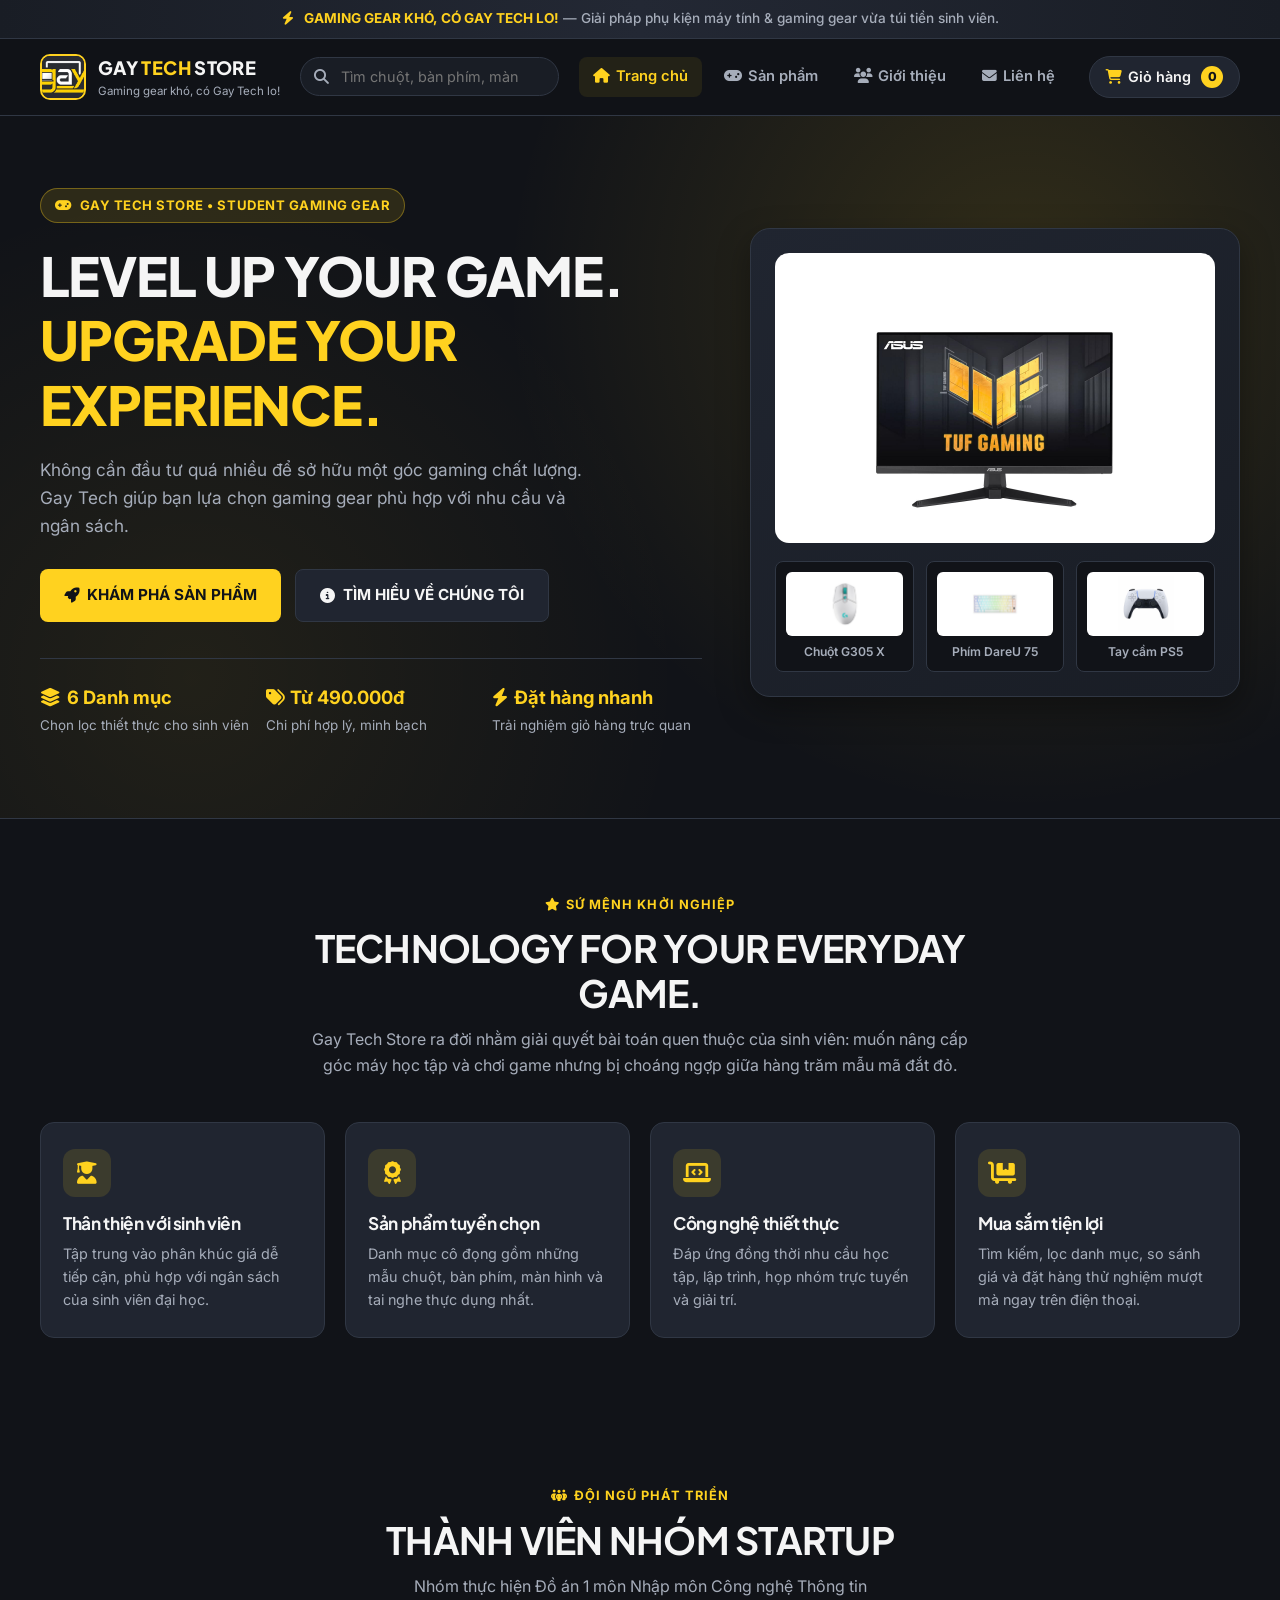
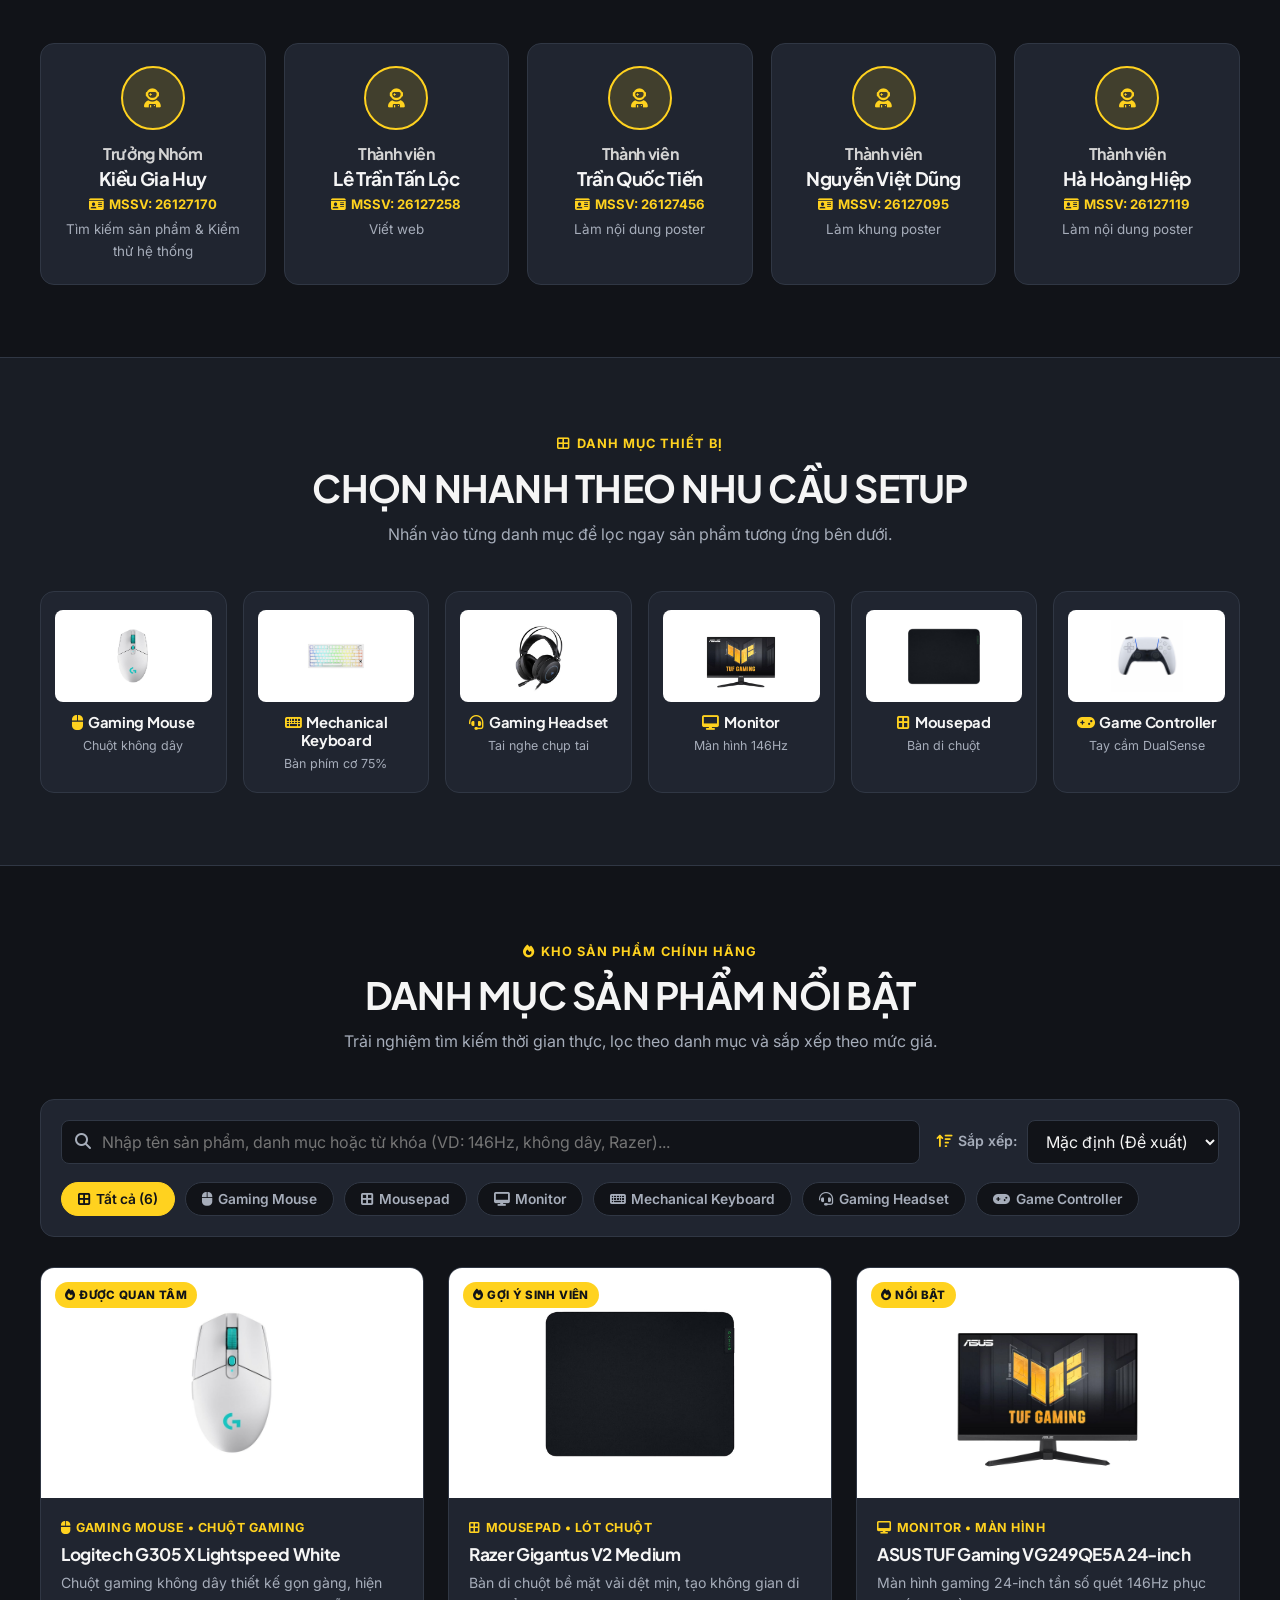
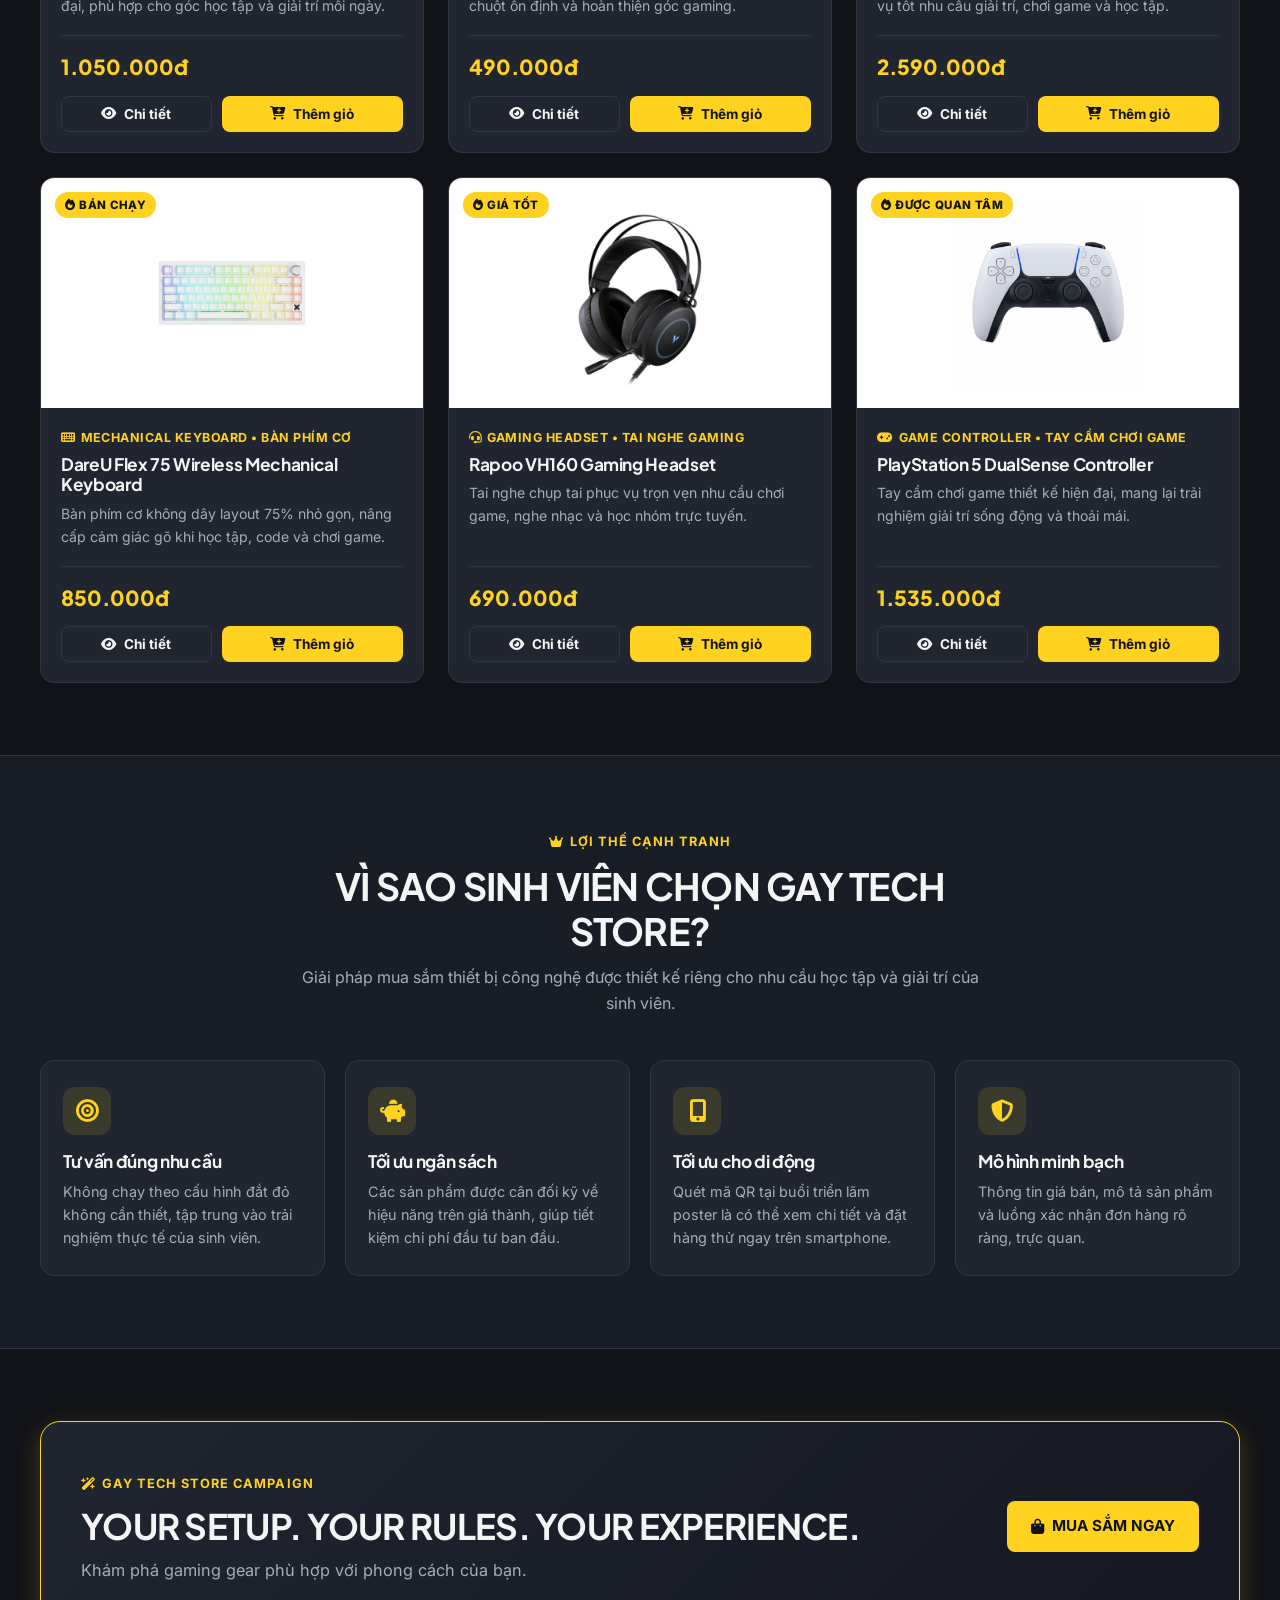
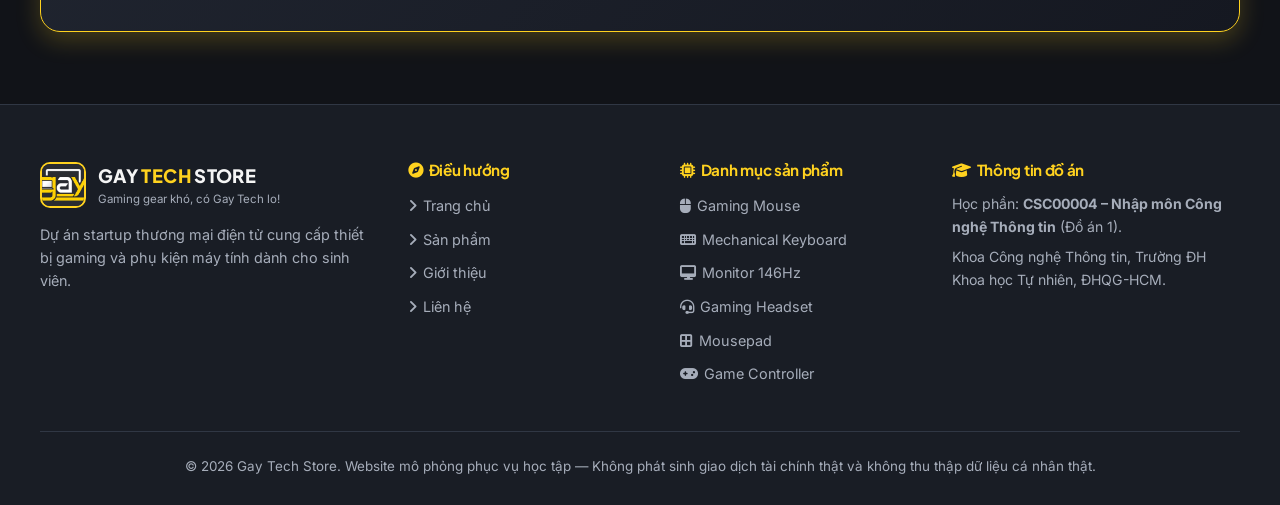
<file: index.html>
<!DOCTYPE html>
<html lang="vi">
<head>
  <meta charset="UTF-8">
  <meta name="viewport" content="width=device-width, initial-scale=1.0">
  <title>Gay Tech Store | Gaming gear khó, có Gay Tech lo!</title>
  <meta name="description" content="Gay Tech Store - Cửa hàng thiết bị gaming, phụ kiện máy tính và giải trí dành cho sinh viên.">
  <!-- Favicon hiển thị trên Tab trình duyệt -->
  <link rel="icon" type="image/jpeg" href="img/logo.jpg">
  <link rel="apple-touch-icon" href="img/logo.jpg">
  <!-- Thư viện Icon Font Awesome 6 -->
  <link rel="stylesheet" href="https://cdnjs.cloudflare.com/ajax/libs/font-awesome/6.5.1/css/all.min.css">
  <!-- Liên kết 2 file CSS -->
  <link rel="stylesheet" href="css/style.css">
  <link rel="stylesheet" href="css/responsive.css">
</head>
<body>

  <!-- 1. THANH THÔNG BÁO ĐẦU TRANG -->
  <div class="announcement-bar">
    <i class="fa-solid fa-bolt" style="color:var(--yellow-primary); margin-right:6px;"></i>
    <strong>GAMING GEAR KHÓ, CÓ GAY TECH LO!</strong> — Giải pháp phụ kiện máy tính &amp; gaming gear vừa túi tiền sinh viên.
  </div>

  <!-- 2. THANH ĐIỀU HƯỚNG CỐ ĐỊNH -->
  <header class="site-header">
    <div class="container header-inner">
      <a href="index.html" class="brand-logo" aria-label="Trang chủ Gay Tech Store">
        <img src="img/logo.jpg" alt="Logo Gay Tech Store">
        <div class="brand-text-wrap">
          <span class="brand-name">GAY <span>TECH</span> STORE</span>
          <span class="brand-sub">Gaming gear khó, có Gay Tech lo!</span>
        </div>
      </a>

      <div class="header-search">
        <span class="search-icon"><i class="fa-solid fa-magnifying-glass"></i></span>
        <input type="text" id="headerSearchInput" placeholder="Tìm chuột, bàn phím, màn hình..." aria-label="Tìm kiếm sản phẩm">
        <button type="button" id="headerSearchClear" class="clear-search-btn" aria-label="Xóa từ khóa">
          <i class="fa-solid fa-xmark"></i>
        </button>
      </div>

      <nav class="main-nav" id="mainNav" aria-label="Điều hướng chính">
        <a href="index.html" class="nav-link active"><i class="fa-solid fa-house" style="margin-right:6px;"></i>Trang chủ</a>
        <a href="#catalog" class="nav-link"><i class="fa-solid fa-gamepad" style="margin-right:6px;"></i>Sản phẩm</a>
        <a href="about.html" class="nav-link"><i class="fa-solid fa-users" style="margin-right:6px;"></i>Giới thiệu</a>
        <a href="contact.html" class="nav-link"><i class="fa-solid fa-envelope" style="margin-right:6px;"></i>Liên hệ</a>
      </nav>

      <div class="header-actions">
        <button type="button" class="cart-trigger-btn js-open-cart" aria-label="Mở giỏ hàng">
          <span><i class="fa-solid fa-cart-shopping" style="color:var(--yellow-primary); margin-right:6px;"></i>Giỏ hàng</span>
          <span class="cart-badge js-cart-count">0</span>
        </button>
        <button type="button" class="mobile-menu-btn" id="mobileMenuBtn" aria-expanded="false" aria-label="Mở menu">
          <i class="fa-solid fa-bars"></i>
        </button>
      </div>
    </div>
  </header>

  <main>
    <!-- 3. BANNER MỞ ĐẦU TRANG CHỦ (Hero Section) -->
    <section class="hero-section">
      <div class="container hero-grid">
        <div>
          <div class="hero-eyebrow">
            <i class="fa-solid fa-gamepad"></i> GAY TECH STORE • STUDENT GAMING GEAR
          </div>
          <h1 class="hero-title">
            LEVEL UP YOUR GAME.
            <span class="highlight">UPGRADE YOUR EXPERIENCE.</span>
          </h1>
          <p class="hero-desc">
            Không cần đầu tư quá nhiều để sở hữu một góc gaming chất lượng. Gay Tech giúp bạn lựa chọn gaming gear phù hợp với nhu cầu và ngân sách.
          </p>
          <div class="hero-cta-group">
            <a href="#catalog" class="btn btn-primary">
              <i class="fa-solid fa-rocket"></i> KHÁM PHÁ SẢN PHẨM
            </a>
            <a href="about.html" class="btn btn-secondary">
              <i class="fa-solid fa-circle-info"></i> TÌM HIỂU VỀ CHÚNG TÔI
            </a>
          </div>
          <div class="hero-highlights">
            <div class="hero-stat-item">
              <strong><i class="fa-solid fa-layer-group" style="margin-right:6px;"></i>6 Danh mục</strong>
              <span>Chọn lọc thiết thực cho sinh viên</span>
            </div>
            <div class="hero-stat-item">
              <strong><i class="fa-solid fa-tags" style="margin-right:6px;"></i>Từ 490.000đ</strong>
              <span>Chi phí hợp lý, minh bạch</span>
            </div>
            <div class="hero-stat-item">
              <strong><i class="fa-solid fa-bolt" style="margin-right:6px;"></i>Đặt hàng nhanh</strong>
              <span>Trải nghiệm giỏ hàng trực quan</span>
            </div>
          </div>
        </div>

        <div class="hero-visual">
          <div class="hero-showcase-card">
            <div class="hero-main-img-wrap" data-id="gts-monitor-vg249" title="Nhấn để xem chi tiết màn hình ASUS 146Hz">
              <img src="img/manHinh.jpg" alt="Màn hình ASUS TUF Gaming VG249QE5A 24-inch">
            </div>
            <div class="hero-mini-grid">
              <div class="hero-mini-card" data-id="gts-mouse-g305">
                <img src="img/chuot.jpg" alt="Logitech G305 X Lightspeed White">
                <span>Chuột G305 X</span>
              </div>
              <div class="hero-mini-card" data-id="gts-kb-dareu-flex75">
                <img src="img/phim.jpg" alt="DareU Flex 75 Wireless">
                <span>Phím DareU 75</span>
              </div>
              <div class="hero-mini-card" data-id="gts-pad-dualsense">
                <img src="img/tayCam.png" alt="PS5 DualSense Controller">
                <span>Tay cầm PS5</span>
              </div>
            </div>
          </div>
        </div>
      </div>
    </section>

    <!-- 4. GIỚI THIỆU SỨ MỆNH THƯƠNG HIỆU -->
    <section class="section">
      <div class="container">
        <div class="section-header">
          <span class="section-tag"><i class="fa-solid fa-star" style="margin-right:6px;"></i>SỨ MỆNH KHỞI NGHIỆP</span>
          <h2 class="section-title">TECHNOLOGY FOR YOUR EVERYDAY GAME.</h2>
          <p class="section-subtitle">
            Gay Tech Store ra đời nhằm giải quyết bài toán quen thuộc của sinh viên: muốn nâng cấp góc máy học tập và chơi game nhưng bị choáng ngợp giữa hàng trăm mẫu mã đắt đỏ.
          </p>
        </div>

        <div class="values-grid">
          <div class="value-card">
            <div class="value-icon"><i class="fa-solid fa-user-graduate"></i></div>
            <h3>Thân thiện với sinh viên</h3>
            <p>Tập trung vào phân khúc giá dễ tiếp cận, phù hợp với ngân sách của sinh viên đại học.</p>
          </div>
          <div class="value-card">
            <div class="value-icon"><i class="fa-solid fa-award"></i></div>
            <h3>Sản phẩm tuyển chọn</h3>
            <p>Danh mục cô đọng gồm những mẫu chuột, bàn phím, màn hình và tai nghe thực dụng nhất.</p>
          </div>
          <div class="value-card">
            <div class="value-icon"><i class="fa-solid fa-laptop-code"></i></div>
            <h3>Công nghệ thiết thực</h3>
            <p>Đáp ứng đồng thời nhu cầu học tập, lập trình, họp nhóm trực tuyến và giải trí.</p>
          </div>
          <div class="value-card">
            <div class="value-icon"><i class="fa-solid fa-cart-flatbed"></i></div>
            <h3>Mua sắm tiện lợi</h3>
            <p>Tìm kiếm, lọc danh mục, so sánh giá và đặt hàng thử nghiệm mượt mà ngay trên điện thoại.</p>
          </div>
        </div>
      </div>
    </section>

    <section class="section">
      <div class="container">
        <div class="section-header">
          <span class="section-tag"><i class="fa-solid fa-people-group" style="margin-right:6px;"></i>ĐỘI NGŨ PHÁT TRIỂN</span>
          <h2 class="section-title">THÀNH VIÊN NHÓM STARTUP</h2>
          <p class="section-subtitle">
            Nhóm thực hiện Đồ án 1 môn Nhập môn Công nghệ Thông tin
          </p>
        </div>

        <div class="team-grid" id="teamMembersGrid"></div>
      </div>
    </section>

    <!-- 5. DANH MỤC SẢN PHẨM TRỰC QUAN -->
    <section class="section section-alt">
      <div class="container">
        <div class="section-header">
          <span class="section-tag"><i class="fa-solid fa-table-cells-large" style="margin-right:6px;"></i>DANH MỤC THIẾT BỊ</span>
          <h2 class="section-title">CHỌN NHANH THEO NHU CẦU SETUP</h2>
          <p class="section-subtitle">Nhấn vào từng danh mục để lọc ngay sản phẩm tương ứng bên dưới.</p>
        </div>

        <div class="category-grid" id="categoryShowcaseGrid"></div>
      </div>
    </section>

    <!-- 6. KHU VỰC CỬA HÀNG: TÌM KIẾM, BỘ LỌC, SẮP XẾP & DANH SÁCH SẢN PHẨM -->
    <section class="section" id="catalog">
      <div class="container">
        <div class="section-header">
          <span class="section-tag"><i class="fa-solid fa-fire" style="margin-right:6px;"></i>KHO SẢN PHẨM CHÍNH HÃNG</span>
          <h2 class="section-title">DANH MỤC SẢN PHẨM NỔI BẬT</h2>
          <p class="section-subtitle">Trải nghiệm tìm kiếm thời gian thực, lọc theo danh mục và sắp xếp theo mức giá.</p>
        </div>

        <div class="catalog-toolbar">
          <div class="toolbar-top">
            <div class="catalog-search-box">
              <span class="search-icon"><i class="fa-solid fa-magnifying-glass"></i></span>
              <input type="text" id="catalogSearchInput" placeholder="Nhập tên sản phẩm, danh mục hoặc từ khóa (VD: 146Hz, không dây, Razer)..." aria-label="Tìm sản phẩm">
              <button type="button" id="catalogSearchClear" class="clear-btn" aria-label="Xóa tìm kiếm">
                <i class="fa-solid fa-xmark"></i>
              </button>
            </div>
            <div class="sort-box">
              <label for="sortSelect"><i class="fa-solid fa-arrow-up-wide-short" style="margin-right:6px; color:var(--yellow-primary);"></i>Sắp xếp:</label>
              <select id="sortSelect">
                <option value="default">Mặc định (Đề xuất)</option>
                <option value="price-asc">Giá: thấp đến cao</option>
                <option value="price-desc">Giá: cao đến thấp</option>
                <option value="name-asc">Tên sản phẩm A–Z</option>
                <option value="name-desc">Tên sản phẩm Z–A</option>
              </select>
            </div>
          </div>

          <div class="filter-pills" id="filterPillsContainer" role="tablist" aria-label="Bộ lọc danh mục"></div>
        </div>

        <div class="products-grid" id="productsGrid"></div>
      </div>
    </section>

    <!-- 7. VÌ SAO CHỌN GAY TECH STORE? -->
    <section class="section section-alt">
      <div class="container">
        <div class="section-header">
          <span class="section-tag"><i class="fa-solid fa-crown" style="margin-right:6px;"></i>LỢI THẾ CẠNH TRANH</span>
          <h2 class="section-title">VÌ SAO SINH VIÊN CHỌN GAY TECH STORE?</h2>
          <p class="section-subtitle">Giải pháp mua sắm thiết bị công nghệ được thiết kế riêng cho nhu cầu học tập và giải trí của sinh viên.</p>
        </div>

        <div class="values-grid">
          <div class="value-card">
            <div class="value-icon"><i class="fa-solid fa-bullseye"></i></div>
            <h3>Tư vấn đúng nhu cầu</h3>
            <p>Không chạy theo cấu hình đắt đỏ không cần thiết, tập trung vào trải nghiệm thực tế của sinh viên.</p>
          </div>
          <div class="value-card">
            <div class="value-icon"><i class="fa-solid fa-piggy-bank"></i></div>
            <h3>Tối ưu ngân sách</h3>
            <p>Các sản phẩm được cân đối kỹ về hiệu năng trên giá thành, giúp tiết kiệm chi phí đầu tư ban đầu.</p>
          </div>
          <div class="value-card">
            <div class="value-icon"><i class="fa-solid fa-mobile-screen-button"></i></div>
            <h3>Tối ưu cho di động</h3>
            <p>Quét mã QR tại buổi triển lãm poster là có thể xem chi tiết và đặt hàng thử ngay trên smartphone.</p>
          </div>
          <div class="value-card">
            <div class="value-icon"><i class="fa-solid fa-shield-halved"></i></div>
            <h3>Mô hình minh bạch</h3>
            <p>Thông tin giá bán, mô tả sản phẩm và luồng xác nhận đơn hàng rõ ràng, trực quan.</p>
          </div>
        </div>
      </div>
    </section>

    <!-- 8. BANNER QUẢNG BÁ -->
    <section class="section">
      <div class="container">
        <div class="promo-banner">
          <div>
            <span class="section-tag"><i class="fa-solid fa-wand-magic-sparkles" style="margin-right:6px;"></i>GAY TECH STORE CAMPAIGN</span>
            <h2>YOUR SETUP. YOUR RULES. YOUR EXPERIENCE.</h2>
            <p>Khám phá gaming gear phù hợp với phong cách của bạn.</p>
          </div>
          <a href="#catalog" class="btn btn-primary">
            <i class="fa-solid fa-bag-shopping"></i> MUA SẮM NGAY
          </a>
        </div>
      </div>
    </section>
  </main>

  <!-- 9. CHÂN TRANG (Footer hoàn chỉnh, không bị lồng code) -->
  <footer class="site-footer">
    <div class="container">
      <div class="footer-grid">
        <div class="footer-col">
          <a href="index.html" class="brand-logo" style="margin-bottom:14px;">
            <img src="img/logo.jpg" alt="Logo Gay Tech Store">
            <div class="brand-text-wrap">
              <span class="brand-name">GAY <span>TECH</span> STORE</span>
              <span class="brand-sub">Gaming gear khó, có Gay Tech lo!</span>
            </div>
          </a>
          <p style="color:var(--text-secondary); font-size:0.9rem;">
            Dự án startup thương mại điện tử cung cấp thiết bị gaming và phụ kiện máy tính dành cho sinh viên.
          </p>
        </div>

        <div class="footer-col">
          <h4><i class="fa-solid fa-compass" style="margin-right:6px;"></i>Điều hướng</h4>
          <ul class="footer-links">
            <li><a href="index.html"><i class="fa-solid fa-angle-right" style="margin-right:6px;"></i>Trang chủ</a></li>
            <li><a href="#catalog"><i class="fa-solid fa-angle-right" style="margin-right:6px;"></i>Sản phẩm</a></li>
            <li><a href="about.html"><i class="fa-solid fa-angle-right" style="margin-right:6px;"></i>Giới thiệu</a></li>
            <li><a href="contact.html"><i class="fa-solid fa-angle-right" style="margin-right:6px;"></i>Liên hệ</a></li>
          </ul>
        </div>

        <div class="footer-col">
          <h4><i class="fa-solid fa-microchip" style="margin-right:6px;"></i>Danh mục sản phẩm</h4>
          <ul class="footer-links">
            <li><a href="index.html?category=Gaming%20Mouse#catalog"><i class="fa-solid fa-computer-mouse" style="margin-right:6px;"></i>Gaming Mouse</a></li>
            <li><a href="index.html?category=Mechanical%20Keyboard#catalog"><i class="fa-solid fa-keyboard" style="margin-right:6px;"></i>Mechanical Keyboard</a></li>
            <li><a href="index.html?category=Monitor#catalog"><i class="fa-solid fa-desktop" style="margin-right:6px;"></i>Monitor 146Hz</a></li>
            <li><a href="index.html?category=Gaming%20Headset#catalog"><i class="fa-solid fa-headset" style="margin-right:6px;"></i>Gaming Headset</a></li>
            <li><a href="index.html?category=Mousepad#catalog"><i class="fa-solid fa-border-all" style="margin-right:6px;"></i>Mousepad</a></li>
            <li><a href="index.html?category=Game%20Controller#catalog"><i class="fa-solid fa-gamepad" style="margin-right:6px;"></i>Game Controller</a></li>
          </ul>
        </div>

        <div class="footer-col">
          <h4><i class="fa-solid fa-graduation-cap" style="margin-right:6px;"></i>Thông tin đồ án</h4>
          <p style="color:var(--text-secondary); font-size:0.88rem; margin-bottom:8px;">
            Học phần: <strong>CSC00004 – Nhập môn Công nghệ Thông tin</strong> (Đồ án 1).
          </p>
          <p style="color:var(--text-secondary); font-size:0.88rem;">
            Khoa Công nghệ Thông tin, Trường ĐH Khoa học Tự nhiên, ĐHQG-HCM.
          </p>
        </div>
      </div>

      <div class="footer-bottom">
        © 2026 Gay Tech Store. Website mô phỏng phục vụ học tập — Không phát sinh giao dịch tài chính thật và không thu thập dữ liệu cá nhân thật.
      </div>
    </div>
  </footer>

  <!-- 10. CỬA SỔ XEM CHI TIẾT SẢN PHẨM -->
  <div class="modal-container" id="productDetailModal" role="dialog" aria-modal="true" aria-label="Chi tiết sản phẩm">
    <div class="modal-box">
      <button type="button" class="modal-close-btn" id="closeProductModalBtn" aria-label="Đóng">
        <i class="fa-solid fa-xmark"></i>
      </button>
      <div id="productModalContent"></div>
    </div>
  </div>

  <!-- Nút cuộn nhanh lên đầu trang -->
  <button type="button" class="back-to-top" id="backToTopBtn" aria-label="Lên đầu trang">
    <i class="fa-solid fa-arrow-up"></i>
  </button>

  <!-- 11. NẠP 4 MODULE JAVASCRIPT -->
  <script src="js/products.js"></script>
  <script src="js/cart.js"></script>
  <script src="js/checkout.js"></script>
  <script src="js/app.js"></script>
</body>
</html>
</file>
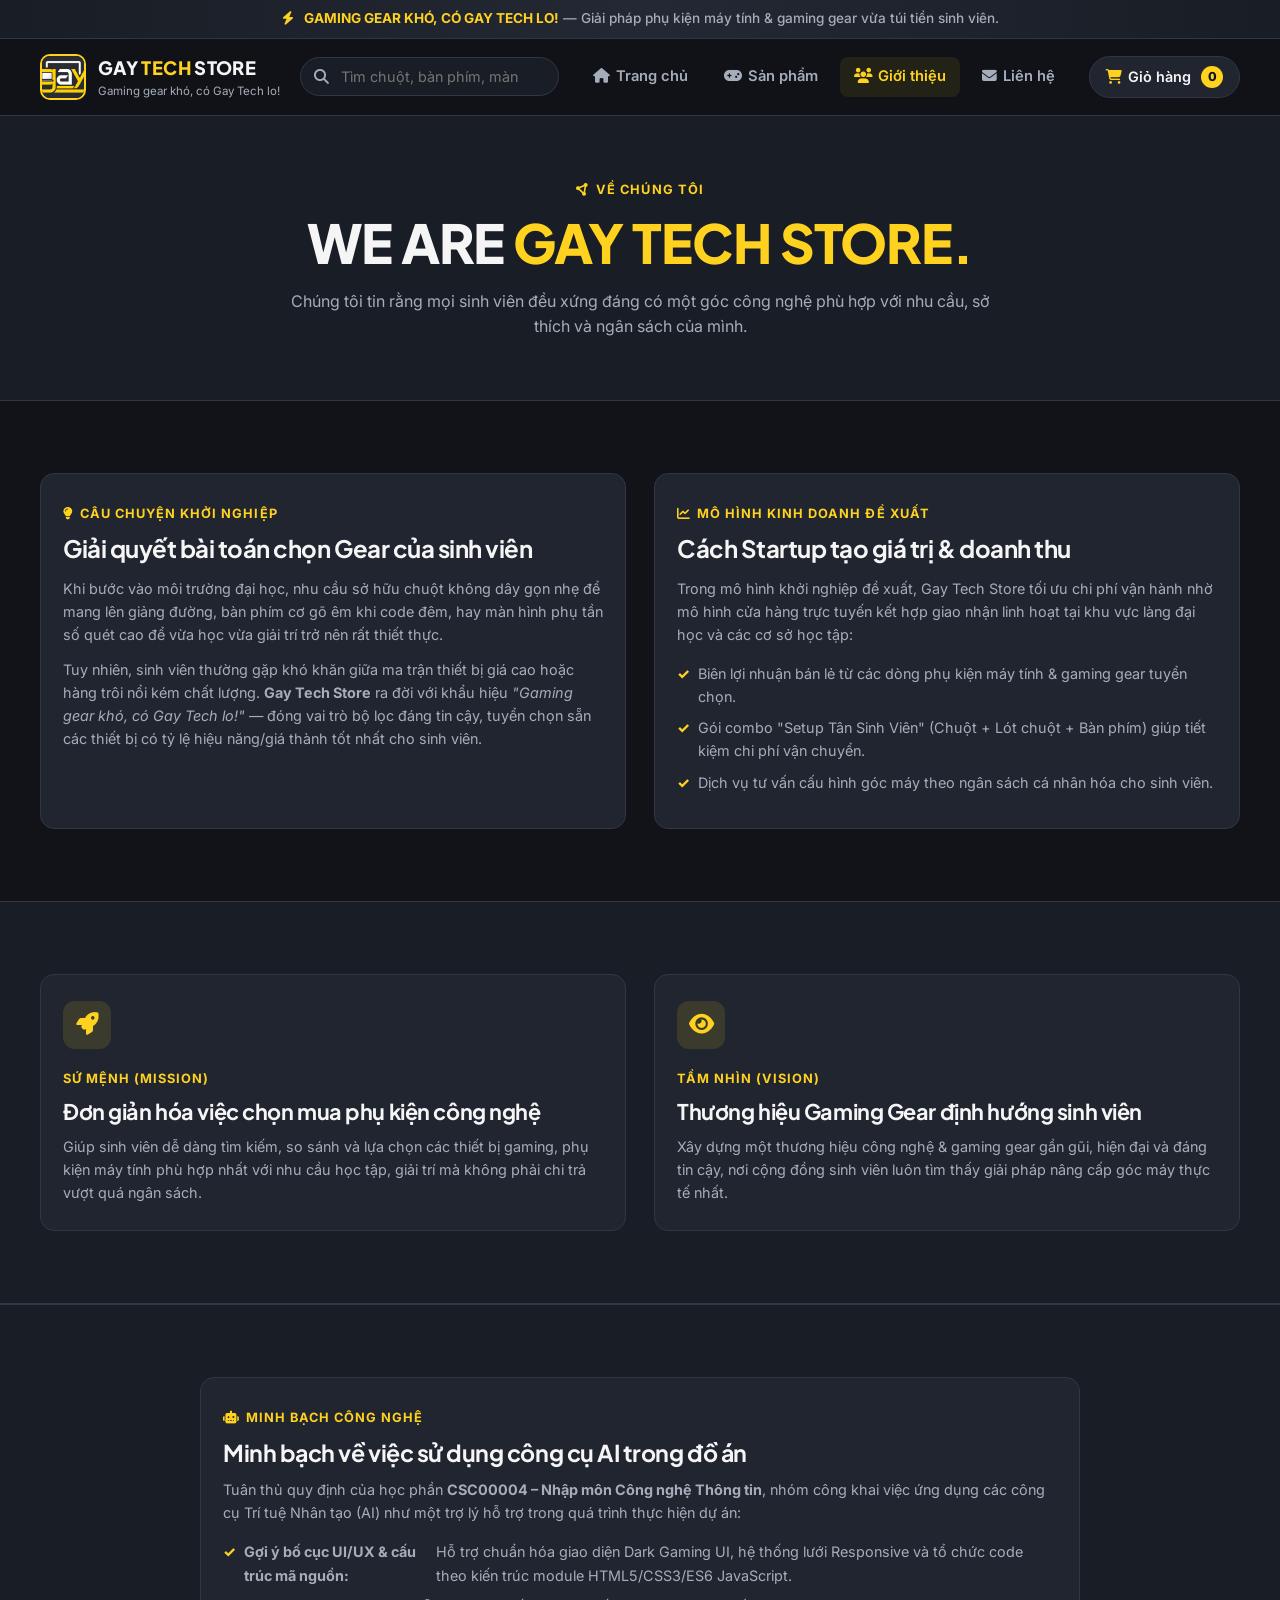
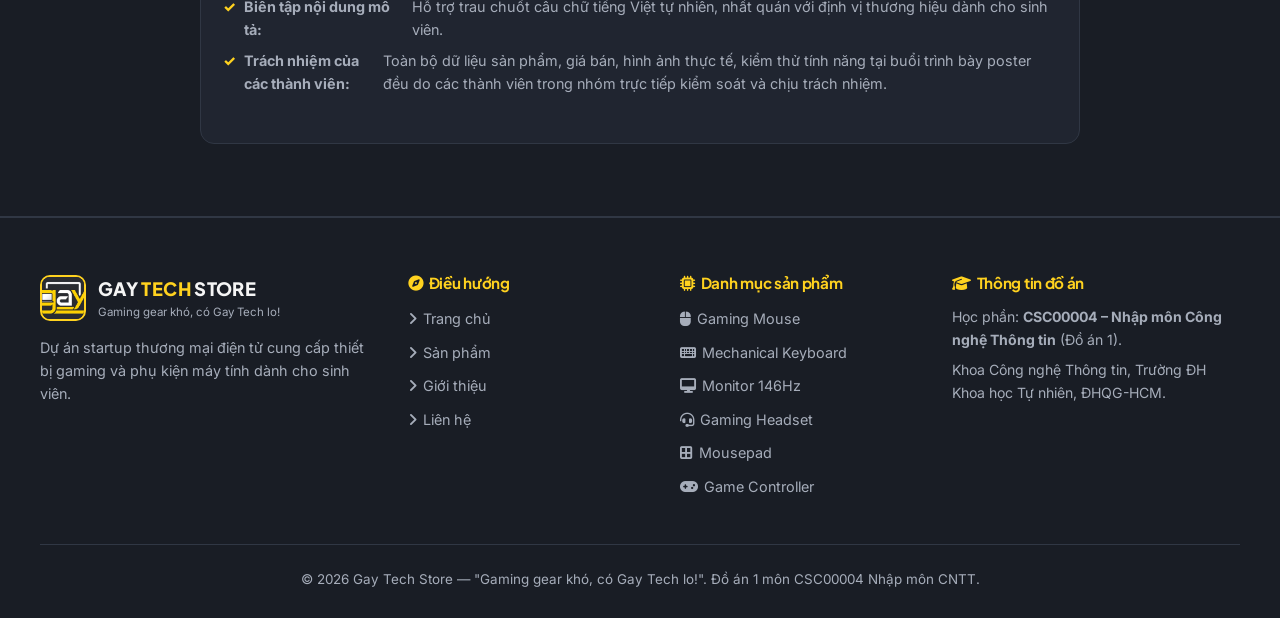
<file: about.html>
<!DOCTYPE html>
<html lang="vi">
<head>
  <meta charset="UTF-8">
  <meta name="viewport" content="width=device-width, initial-scale=1.0">
  <title>Giới thiệu | Gay Tech Store</title>
  <meta name="description" content="Tìm hiểu câu chuyện khởi nghiệp, sứ mệnh, đội ngũ phát triển và định hướng của Gay Tech Store.">
  <link rel="icon" type="image/jpeg" href="img/logo.jpg">
  <link rel="apple-touch-icon" href="img/logo.jpg">
  <link rel="stylesheet" href="https://cdnjs.cloudflare.com/ajax/libs/font-awesome/6.5.1/css/all.min.css">
  <link rel="stylesheet" href="css/style.css">
  <link rel="stylesheet" href="css/responsive.css">
</head>
<body>

  <div class="announcement-bar">
    <i class="fa-solid fa-bolt" style="color:var(--yellow-primary); margin-right:6px;"></i>
    <strong>GAMING GEAR KHÓ, CÓ GAY TECH LO!</strong> — Giải pháp phụ kiện máy tính &amp; gaming gear vừa túi tiền sinh viên.
  </div>

  <header class="site-header">
    <div class="container header-inner">
      <a href="index.html" class="brand-logo" aria-label="Trang chủ Gay Tech Store">
        <img src="img/logo.jpg" alt="Logo Gay Tech Store">
        <div class="brand-text-wrap">
          <span class="brand-name">GAY <span>TECH</span> STORE</span>
          <span class="brand-sub">Gaming gear khó, có Gay Tech lo!</span>
        </div>
      </a>

      <div class="header-search">
        <span class="search-icon"><i class="fa-solid fa-magnifying-glass"></i></span>
        <input type="text" id="headerSearchInput" placeholder="Tìm chuột, bàn phím, màn hình..." aria-label="Tìm kiếm sản phẩm">
        <button type="button" id="headerSearchClear" class="clear-search-btn" aria-label="Xóa">
          <i class="fa-solid fa-xmark"></i>
        </button>
      </div>

      <nav class="main-nav" id="mainNav" aria-label="Điều hướng chính">
        <a href="index.html" class="nav-link"><i class="fa-solid fa-house" style="margin-right:6px;"></i>Trang chủ</a>
        <a href="index.html#catalog" class="nav-link"><i class="fa-solid fa-gamepad" style="margin-right:6px;"></i>Sản phẩm</a>
        <a href="about.html" class="nav-link active"><i class="fa-solid fa-users" style="margin-right:6px;"></i>Giới thiệu</a>
        <a href="contact.html" class="nav-link"><i class="fa-solid fa-envelope" style="margin-right:6px;"></i>Liên hệ</a>
      </nav>

      <div class="header-actions">
        <button type="button" class="cart-trigger-btn js-open-cart" aria-label="Mở giỏ hàng">
          <span><i class="fa-solid fa-cart-shopping" style="color:var(--yellow-primary); margin-right:6px;"></i>Giỏ hàng</span>
          <span class="cart-badge js-cart-count">0</span>
        </button>
        <button type="button" class="mobile-menu-btn" id="mobileMenuBtn" aria-expanded="false" aria-label="Mở menu">
          <i class="fa-solid fa-bars"></i>
        </button>
      </div>
    </div>
  </header>

  <main>
    <section class="page-hero">
      <div class="container">
        <span class="section-tag"><i class="fa-solid fa-circle-nodes" style="margin-right:6px;"></i>VỀ CHÚNG TÔI</span>
        <h1 class="hero-title" style="margin-bottom:14px;">WE ARE <span style="color:var(--yellow-primary);">GAY TECH STORE.</span></h1>
        <p class="section-subtitle" style="max-width:720px; margin:0 auto;">
          Chúng tôi tin rằng mọi sinh viên đều xứng đáng có một góc công nghệ phù hợp với nhu cầu, sở thích và ngân sách của mình.
        </p>
      </div>
    </section>

    <section class="section">
      <div class="container two-col-grid">
        <div class="value-card">
          <span class="section-tag"><i class="fa-solid fa-lightbulb" style="margin-right:6px;"></i>CÂU CHUYỆN KHỞI NGHIỆP</span>
          <h2 style="font-size:1.5rem; margin-bottom:14px;">Giải quyết bài toán chọn Gear của sinh viên</h2>
          <p style="margin-bottom:12px;">
            Khi bước vào môi trường đại học, nhu cầu sở hữu chuột không dây gọn nhẹ để mang lên giảng đường, bàn phím cơ gõ êm khi code đêm, hay màn hình phụ tần số quét cao để vừa học vừa giải trí trở nên rất thiết thực.
          </p>
          <p>
            Tuy nhiên, sinh viên thường gặp khó khăn giữa ma trận thiết bị giá cao hoặc hàng trôi nổi kém chất lượng. <strong>Gay Tech Store</strong> ra đời với khẩu hiệu <em>"Gaming gear khó, có Gay Tech lo!"</em> — đóng vai trò bộ lọc đáng tin cậy, tuyển chọn sẵn các thiết bị có tỷ lệ hiệu năng/giá thành tốt nhất cho sinh viên.
          </p>
        </div>

        <div class="value-card">
          <span class="section-tag"><i class="fa-solid fa-chart-line" style="margin-right:6px;"></i>MÔ HÌNH KINH DOANH ĐỀ XUẤT</span>
          <h2 style="font-size:1.5rem; margin-bottom:14px;">Cách Startup tạo giá trị &amp; doanh thu</h2>
          <p style="margin-bottom:12px;">
            Trong mô hình khởi nghiệp đề xuất, Gay Tech Store tối ưu chi phí vận hành nhờ mô hình cửa hàng trực tuyến kết hợp giao nhận linh hoạt tại khu vực làng đại học và các cơ sở học tập:
          </p>
          <ul class="modal-highlights" style="margin-bottom:0;">
            <li>Biên lợi nhuận bán lẻ từ các dòng phụ kiện máy tính &amp; gaming gear tuyển chọn.</li>
            <li>Gói combo "Setup Tân Sinh Viên" (Chuột + Lót chuột + Bàn phím) giúp tiết kiệm chi phí vận chuyển.</li>
            <li>Dịch vụ tư vấn cấu hình góc máy theo ngân sách cá nhân hóa cho sinh viên.</li>
          </ul>
        </div>
      </div>
    </section>

    <section class="section section-alt">
      <div class="container two-col-grid">
        <div class="value-card">
          <div class="value-icon"><i class="fa-solid fa-rocket"></i></div>
          <span class="section-tag">SỨ MỆNH (MISSION)</span>
          <h3 style="font-size:1.35rem; margin-bottom:10px;">Đơn giản hóa việc chọn mua phụ kiện công nghệ</h3>
          <p>
            Giúp sinh viên dễ dàng tìm kiếm, so sánh và lựa chọn các thiết bị gaming, phụ kiện máy tính phù hợp nhất với nhu cầu học tập, giải trí mà không phải chi trả vượt quá ngân sách.
          </p>
        </div>

        <div class="value-card">
          <div class="value-icon"><i class="fa-solid fa-eye"></i></div>
          <span class="section-tag">TẦM NHÌN (VISION)</span>
          <h3 style="font-size:1.35rem; margin-bottom:10px;">Thương hiệu Gaming Gear định hướng sinh viên</h3>
          <p>
            Xây dựng một thương hiệu công nghệ &amp; gaming gear gần gũi, hiện đại và đáng tin cậy, nơi cộng đồng sinh viên luôn tìm thấy giải pháp nâng cấp góc máy thực tế nhất.
          </p>
        </div>
      </div>
    </section>

    <section class="section section-alt">
      <div class="container">
        <div class="value-card" style="max-width:880px; margin:0 auto;">
          <span class="section-tag"><i class="fa-solid fa-robot" style="margin-right:6px;"></i>MINH BẠCH CÔNG NGHỆ</span>
          <h2 style="font-size:1.45rem; margin-bottom:12px;">Minh bạch về việc sử dụng công cụ AI trong đồ án</h2>
          <p style="margin-bottom:12px;">
            Tuân thủ quy định của học phần <strong>CSC00004 – Nhập môn Công nghệ Thông tin</strong>, nhóm công khai việc ứng dụng các công cụ Trí tuệ Nhân tạo (AI) như một trợ lý hỗ trợ trong quá trình thực hiện dự án:
          </p>
          <ul class="modal-highlights">
            <li><strong>Gợi ý bố cục UI/UX &amp; cấu trúc mã nguồn:</strong> Hỗ trợ chuẩn hóa giao diện Dark Gaming UI, hệ thống lưới Responsive và tổ chức code theo kiến trúc module HTML5/CSS3/ES6 JavaScript.</li>
            <li><strong>Biên tập nội dung mô tả:</strong> Hỗ trợ trau chuốt câu chữ tiếng Việt tự nhiên, nhất quán với định vị thương hiệu dành cho sinh viên.</li>
            <li><strong>Trách nhiệm của các thành viên:</strong> Toàn bộ dữ liệu sản phẩm, giá bán, hình ảnh thực tế, kiểm thử tính năng tại buổi trình bày poster đều do các thành viên trong nhóm trực tiếp kiểm soát và chịu trách nhiệm.</li>
          </ul>
        </div>
      </div>
    </section>
  </main>

  <footer class="site-footer">
    <div class="container">
      <div class="footer-grid">
        <div class="footer-col">
          <a href="index.html" class="brand-logo" style="margin-bottom:14px;">
            <img src="img/logo.jpg" alt="Logo Gay Tech Store">
            <div class="brand-text-wrap">
              <span class="brand-name">GAY <span>TECH</span> STORE</span>
              <span class="brand-sub">Gaming gear khó, có Gay Tech lo!</span>
            </div>
          </a>
          <p style="color:var(--text-secondary); font-size:0.9rem;">
            Dự án startup thương mại điện tử cung cấp thiết bị gaming và phụ kiện máy tính dành cho sinh viên.
          </p>
        </div>

        <div class="footer-col">  
          <h4><i class="fa-solid fa-compass" style="margin-right:6px;"></i>Điều hướng</h4>
          <ul class="footer-links">
            <li><a href="index.html"><i class="fa-solid fa-angle-right" style="margin-right:6px;"></i>Trang chủ</a></li>
            <li><a href="index.html#catalog"><i class="fa-solid fa-angle-right" style="margin-right:6px;"></i>Sản phẩm</a></li>
            <li><a href="about.html"><i class="fa-solid fa-angle-right" style="margin-right:6px;"></i>Giới thiệu</a></li>
            <li><a href="contact.html"><i class="fa-solid fa-angle-right" style="margin-right:6px;"></i>Liên hệ</a></li>
          </ul>
        </div>

        <div class="footer-col">
          <h4><i class="fa-solid fa-microchip" style="margin-right:6px;"></i>Danh mục sản phẩm</h4>
          <ul class="footer-links">
            <li><a href="index.html?category=Gaming%20Mouse#catalog"><i class="fa-solid fa-computer-mouse" style="margin-right:6px;"></i>Gaming Mouse</a></li>
            <li><a href="index.html?category=Mechanical%20Keyboard#catalog"><i class="fa-solid fa-keyboard" style="margin-right:6px;"></i>Mechanical Keyboard</a></li>
            <li><a href="index.html?category=Monitor#catalog"><i class="fa-solid fa-desktop" style="margin-right:6px;"></i>Monitor 146Hz</a></li>
            <li><a href="index.html?category=Gaming%20Headset#catalog"><i class="fa-solid fa-headset" style="margin-right:6px;"></i>Gaming Headset</a></li>
            <li><a href="index.html?category=Mousepad#catalog"><i class="fa-solid fa-border-all" style="margin-right:6px;"></i>Mousepad</a></li>
            <li><a href="index.html?category=Game%20Controller#catalog"><i class="fa-solid fa-gamepad" style="margin-right:6px;"></i>Game Controller</a></li>
          </ul>
        </div>

        <div class="footer-col">
          <h4><i class="fa-solid fa-graduation-cap" style="margin-right:6px;"></i>Thông tin đồ án</h4>
          <p style="color:var(--text-secondary); font-size:0.88rem; margin-bottom:8px;">
            Học phần: <strong>CSC00004 – Nhập môn Công nghệ Thông tin</strong> (Đồ án 1).
          </p>
          <p style="color:var(--text-secondary); font-size:0.88rem;">
            Khoa Công nghệ Thông tin, Trường ĐH Khoa học Tự nhiên, ĐHQG-HCM.
          </p>
        </div>
      </div>

      <div class="footer-bottom">
        © 2026 Gay Tech Store — "Gaming gear khó, có Gay Tech lo!". Đồ án 1 môn CSC00004 Nhập môn CNTT.
      </div>
    </div>
  </footer>

  <button type="button" class="back-to-top" id="backToTopBtn" aria-label="Lên đầu trang">
    <i class="fa-solid fa-arrow-up"></i>
  </button>

  <script src="js/products.js"></script>
  <script src="js/cart.js"></script>
  <script src="js/checkout.js"></script>
  <script src="js/app.js"></script>
</body>
</html>
</file>
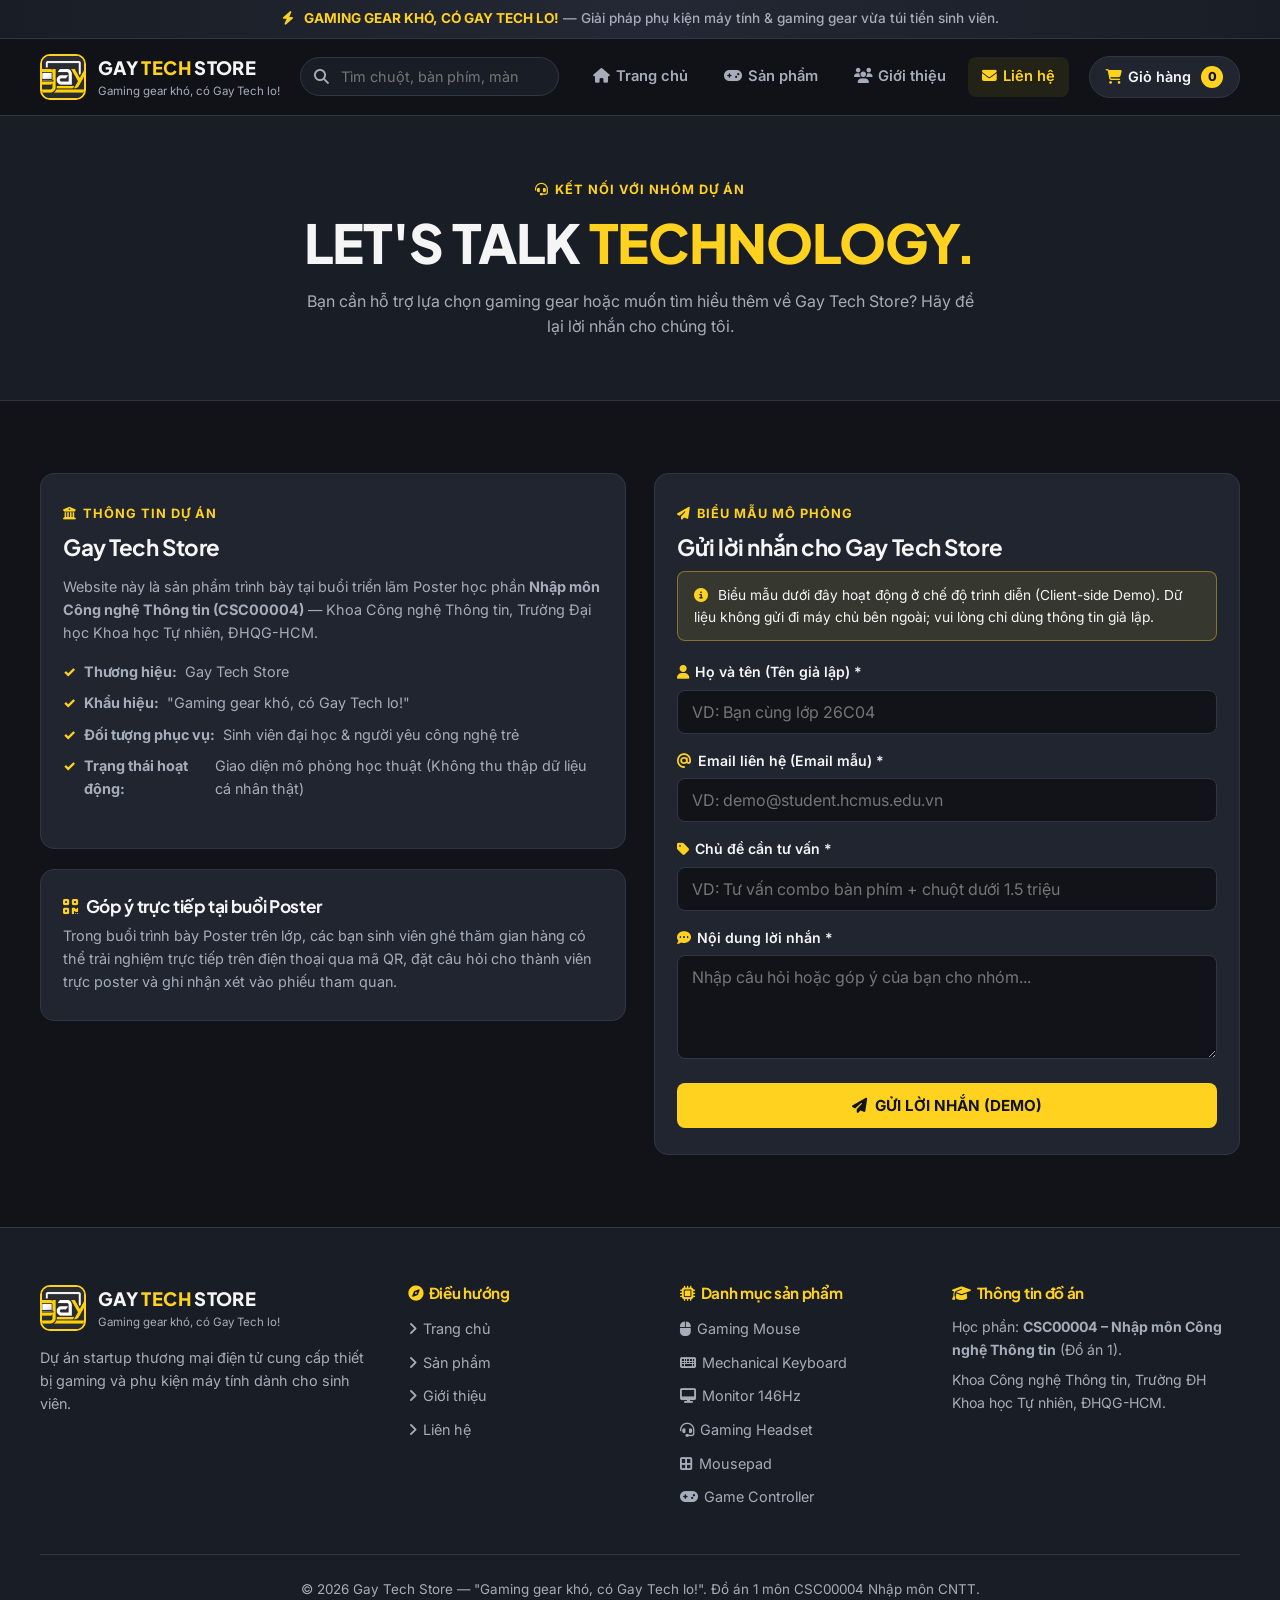
<file: contact.html>
<!DOCTYPE html>
<html lang="vi">
<head>
  <meta charset="UTF-8">
  <meta name="viewport" content="width=device-width, initial-scale=1.0">
  <title>Liên hệ | Gay Tech Store</title>
  <meta name="description" content="Liên hệ với đội ngũ Gay Tech Store để được tư vấn lựa chọn gaming gear và phụ kiện máy tính phù hợp.">
  <link rel="icon" type="image/jpeg" href="img/logo.jpg">
  <link rel="apple-touch-icon" href="img/logo.jpg">
  <link rel="stylesheet" href="https://cdnjs.cloudflare.com/ajax/libs/font-awesome/6.5.1/css/all.min.css">
  <link rel="stylesheet" href="css/style.css">
  <link rel="stylesheet" href="css/responsive.css">
</head>
<body>

  <div class="announcement-bar">
    <i class="fa-solid fa-bolt" style="color:var(--yellow-primary); margin-right:6px;"></i>
    <strong>GAMING GEAR KHÓ, CÓ GAY TECH LO!</strong> — Giải pháp phụ kiện máy tính &amp; gaming gear vừa túi tiền sinh viên.
  </div>

  <header class="site-header">
    <div class="container header-inner">
      <a href="index.html" class="brand-logo" aria-label="Trang chủ Gay Tech Store">
        <img src="img/logo.jpg" alt="Logo Gay Tech Store">
        <div class="brand-text-wrap">
          <span class="brand-name">GAY <span>TECH</span> STORE</span>
          <span class="brand-sub">Gaming gear khó, có Gay Tech lo!</span>
        </div>
      </a>

      <div class="header-search">
        <span class="search-icon"><i class="fa-solid fa-magnifying-glass"></i></span>
        <input type="text" id="headerSearchInput" placeholder="Tìm chuột, bàn phím, màn hình..." aria-label="Tìm kiếm">
        <button type="button" id="headerSearchClear" class="clear-search-btn" aria-label="Xóa">
          <i class="fa-solid fa-xmark"></i>
        </button>
      </div>

      <nav class="main-nav" id="mainNav" aria-label="Điều hướng chính">
        <a href="index.html" class="nav-link"><i class="fa-solid fa-house" style="margin-right:6px;"></i>Trang chủ</a>
        <a href="index.html#catalog" class="nav-link"><i class="fa-solid fa-gamepad" style="margin-right:6px;"></i>Sản phẩm</a>
        <a href="about.html" class="nav-link"><i class="fa-solid fa-users" style="margin-right:6px;"></i>Giới thiệu</a>
        <a href="contact.html" class="nav-link active"><i class="fa-solid fa-envelope" style="margin-right:6px;"></i>Liên hệ</a>
      </nav>

      <div class="header-actions">
        <button type="button" class="cart-trigger-btn js-open-cart" aria-label="Mở giỏ hàng">
          <span><i class="fa-solid fa-cart-shopping" style="color:var(--yellow-primary); margin-right:6px;"></i>Giỏ hàng</span>
          <span class="cart-badge js-cart-count">0</span>
        </button>
        <button type="button" class="mobile-menu-btn" id="mobileMenuBtn" aria-expanded="false" aria-label="Mở menu">
          <i class="fa-solid fa-bars"></i>
        </button>
      </div>
    </div>
  </header>

  <main>
    <section class="page-hero">
      <div class="container">
        <span class="section-tag"><i class="fa-solid fa-headset" style="margin-right:6px;"></i>KẾT NỐI VỚI NHÓM DỰ ÁN</span>
        <h1 class="hero-title" style="margin-bottom:14px;">LET'S TALK <span style="color:var(--yellow-primary);">TECHNOLOGY.</span></h1>
        <p class="section-subtitle" style="max-width:680px; margin:0 auto;">
          Bạn cần hỗ trợ lựa chọn gaming gear hoặc muốn tìm hiểu thêm về Gay Tech Store? Hãy để lại lời nhắn cho chúng tôi.
        </p>
      </div>
    </section>

    <section class="section">
      <div class="container two-col-grid">
        <div>
          <div class="value-card" style="margin-bottom:20px;">
            <span class="section-tag"><i class="fa-solid fa-building-columns" style="margin-right:6px;"></i>THÔNG TIN DỰ ÁN</span>
            <h2 style="font-size:1.4rem; margin-bottom:14px;">Gay Tech Store</h2>
            <p style="margin-bottom:14px;">
              Website này là sản phẩm trình bày tại buổi triển lãm Poster học phần <strong>Nhập môn Công nghệ Thông tin (CSC00004)</strong> — Khoa Công nghệ Thông tin, Trường Đại học Khoa học Tự nhiên, ĐHQG-HCM.
            </p>
            <ul class="modal-highlights">
              <li><strong>Thương hiệu:</strong> Gay Tech Store</li>
              <li><strong>Khẩu hiệu:</strong> "Gaming gear khó, có Gay Tech lo!"</li>
              <li><strong>Đối tượng phục vụ:</strong> Sinh viên đại học &amp; người yêu công nghệ trẻ</li>
              <li><strong>Trạng thái hoạt động:</strong> Giao diện mô phỏng học thuật (Không thu thập dữ liệu cá nhân thật)</li>
            </ul>
          </div>

          <div class="value-card">
            <h3 style="margin-bottom:8px;"><i class="fa-solid fa-qrcode" style="color:var(--yellow-primary); margin-right:8px;"></i>Góp ý trực tiếp tại buổi Poster</h3>
            <p>
              Trong buổi trình bày Poster trên lớp, các bạn sinh viên ghé thăm gian hàng có thể trải nghiệm trực tiếp trên điện thoại qua mã QR, đặt câu hỏi cho thành viên trực poster và ghi nhận xét vào phiếu tham quan.
            </p>
          </div>
        </div>

        <div class="value-card">
          <span class="section-tag"><i class="fa-solid fa-paper-plane" style="margin-right:6px;"></i>BIỂU MẪU MÔ PHỎNG</span>
          <h2 style="font-size:1.4rem; margin-bottom:10px;">Gửi lời nhắn cho Gay Tech Store</h2>
          <div class="demo-alert">
            <i class="fa-solid fa-circle-info" style="color:var(--yellow-primary); margin-right:6px;"></i>
            Biểu mẫu dưới đây hoạt động ở chế độ trình diễn (Client-side Demo). Dữ liệu không gửi đi máy chủ bên ngoài; vui lòng chỉ dùng thông tin giả lập.
          </div>

          <div id="contactSuccessBanner" style="display:none; background:rgba(53, 201, 138, 0.14); border:1px solid var(--success); color:var(--text-main); padding:14px; border-radius:var(--radius-sm); margin-bottom:16px;">
            <i class="fa-solid fa-circle-check" style="color:var(--success); margin-right:6px;"></i>
            <strong>Đã gửi lời nhắn thành công (Mô phỏng)!</strong> Cảm ơn bạn đã đóng góp ý kiến cho dự án Gay Tech Store.
          </div>

          <form id="contactDemoForm" novalidate>
            <div class="form-group">
              <label for="contactName"><i class="fa-solid fa-user" style="margin-right:6px; color:var(--yellow-primary);"></i>Họ và tên (Tên giả lập) *</label>
              <input type="text" id="contactName" class="form-control" placeholder="VD: Bạn cùng lớp 26C04">
              <div class="form-error">Vui lòng nhập tên (tối thiểu 2 ký tự).</div>
            </div>

            <div class="form-group">
              <label for="contactEmail"><i class="fa-solid fa-at" style="margin-right:6px; color:var(--yellow-primary);"></i>Email liên hệ (Email mẫu) *</label>
              <input type="email" id="contactEmail" class="form-control" placeholder="VD: demo@student.hcmus.edu.vn">
              <div class="form-error">Vui lòng nhập đúng định dạng email (ví dụ: ten@domain.com).</div>
            </div>

            <div class="form-group">
              <label for="contactSubject"><i class="fa-solid fa-tag" style="margin-right:6px; color:var(--yellow-primary);"></i>Chủ đề cần tư vấn *</label>
              <input type="text" id="contactSubject" class="form-control" placeholder="VD: Tư vấn combo bàn phím + chuột dưới 1.5 triệu">
              <div class="form-error">Vui lòng nhập chủ đề (tối thiểu 3 ký tự).</div>
            </div>

            <div class="form-group">
              <label for="contactMessage"><i class="fa-solid fa-comment-dots" style="margin-right:6px; color:var(--yellow-primary);"></i>Nội dung lời nhắn *</label>
              <textarea id="contactMessage" class="form-control" rows="4" placeholder="Nhập câu hỏi hoặc góp ý của bạn cho nhóm..."></textarea>
              <div class="form-error">Nội dung lời nhắn cần tối thiểu 10 ký tự.</div>
            </div>

            <button type="submit" class="btn btn-primary" style="width:100%;">
              <i class="fa-solid fa-paper-plane"></i> GỬI LỜI NHẮN (DEMO)
            </button>
          </form>
        </div>
      </div>
    </section>
  </main>

  <footer class="site-footer">
    <div class="container">
      <div class="footer-grid">
        <div class="footer-col">
          <a href="index.html" class="brand-logo" style="margin-bottom:14px;">
            <img src="img/logo.jpg" alt="Logo Gay Tech Store">
            <div class="brand-text-wrap">
              <span class="brand-name">GAY <span>TECH</span> STORE</span>
              <span class="brand-sub">Gaming gear khó, có Gay Tech lo!</span>
            </div>
          </a>
          <p style="color:var(--text-secondary); font-size:0.9rem;">
            Dự án startup thương mại điện tử cung cấp thiết bị gaming và phụ kiện máy tính dành cho sinh viên.
          </p>
        </div>

        <div class="footer-col">
          <h4><i class="fa-solid fa-compass" style="margin-right:6px;"></i>Điều hướng</h4>
          <ul class="footer-links">
            <li><a href="index.html"><i class="fa-solid fa-angle-right" style="margin-right:6px;"></i>Trang chủ</a></li>
            <li><a href="index.html#catalog"><i class="fa-solid fa-angle-right" style="margin-right:6px;"></i>Sản phẩm</a></li>
            <li><a href="about.html"><i class="fa-solid fa-angle-right" style="margin-right:6px;"></i>Giới thiệu</a></li>
            <li><a href="contact.html"><i class="fa-solid fa-angle-right" style="margin-right:6px;"></i>Liên hệ</a></li>
          </ul>
        </div>

        <div class="footer-col">
          <h4><i class="fa-solid fa-microchip" style="margin-right:6px;"></i>Danh mục sản phẩm</h4>
          <ul class="footer-links">
            <li><a href="index.html?category=Gaming%20Mouse#catalog"><i class="fa-solid fa-computer-mouse" style="margin-right:6px;"></i>Gaming Mouse</a></li>
            <li><a href="index.html?category=Mechanical%20Keyboard#catalog"><i class="fa-solid fa-keyboard" style="margin-right:6px;"></i>Mechanical Keyboard</a></li>
            <li><a href="index.html?category=Monitor#catalog"><i class="fa-solid fa-desktop" style="margin-right:6px;"></i>Monitor 146Hz</a></li>
            <li><a href="index.html?category=Gaming%20Headset#catalog"><i class="fa-solid fa-headset" style="margin-right:6px;"></i>Gaming Headset</a></li>
            <li><a href="index.html?category=Mousepad#catalog"><i class="fa-solid fa-border-all" style="margin-right:6px;"></i>Mousepad</a></li>
            <li><a href="index.html?category=Game%20Controller#catalog"><i class="fa-solid fa-gamepad" style="margin-right:6px;"></i>Game Controller</a></li>
          </ul>
        </div>

        <div class="footer-col">
          <h4><i class="fa-solid fa-graduation-cap" style="margin-right:6px;"></i>Thông tin đồ án</h4>
          <p style="color:var(--text-secondary); font-size:0.88rem; margin-bottom:8px;">
            Học phần: <strong>CSC00004 – Nhập môn Công nghệ Thông tin</strong> (Đồ án 1).
          </p>
          <p style="color:var(--text-secondary); font-size:0.88rem;">
            Khoa Công nghệ Thông tin, Trường ĐH Khoa học Tự nhiên, ĐHQG-HCM.
          </p>
        </div>
      </div>

      <div class="footer-bottom">
        © 2026 Gay Tech Store — "Gaming gear khó, có Gay Tech lo!". Đồ án 1 môn CSC00004 Nhập môn CNTT.
      </div>
    </div>
  </footer>

  <button type="button" class="back-to-top" id="backToTopBtn" aria-label="Lên đầu trang">
    <i class="fa-solid fa-arrow-up"></i>
  </button>

  <script src="js/products.js"></script>
  <script src="js/cart.js"></script>
  <script src="js/checkout.js"></script>
  <script src="js/app.js"></script>
</body>
</html>
</file>
<file: css/style.css>
/* =========================================================
   MAIN STYLESHEET (css/style.css)
   Hệ thống màu sắc Dark Gaming UI & Giao diện thành phần
   ========================================================= */

@import url('https://fonts.googleapis.com/css2?family=Inter:wght@400;500;600;700&family=Plus+Jakarta+Sans:wght@700;800&display=swap');

:root {
  --bg-primary: #111318;
  --bg-secondary: #191D25;
  --bg-card: #202530;
  --bg-elevated: #282F3D;
  --yellow-primary: #FFD21F;
  --yellow-accent: #F5B800;
  --yellow-glow: rgba(255, 210, 31, 0.18);
  --text-main: #F5F5F5;
  --text-secondary: #A6ADBA;
  --border-color: #303744;
  --success: #35C98A;
  --error: #FF5C64;
  --radius-sm: 8px;
  --radius-md: 14px;
  --radius-lg: 20px;
  --shadow-card: 0 12px 32px rgba(0, 0, 0, 0.35);
  --shadow-glow: 0 8px 24px rgba(255, 210, 31, 0.22);
  --transition: 0.25s cubic-bezier(0.16, 1, 0.3, 1);
  --container-max: 1240px;
}

*, *::before, *::after {
  box-sizing: border-box;
  margin: 0;
  padding: 0;
}

html {
  scroll-behavior: smooth;
  font-size: 16px;
}

body {
  font-family: 'Inter', -apple-system, BlinkMacSystemFont, sans-serif;
  background-color: var(--bg-primary);
  color: var(--text-main);
  line-height: 1.6;
  overflow-x: hidden;
  min-height: 100vh;
  display: flex;
  flex-direction: column;
}

h1, h2, h3, h4, .brand-font {
  font-family: 'Plus Jakarta Sans', 'Inter', sans-serif;
  line-height: 1.2;
  letter-spacing: -0.02em;
}

a {
  color: inherit;
  text-decoration: none;
  transition: color var(--transition);
}

img {
  max-width: 100%;
  display: block;
}

button, input, select, textarea {
  font-family: inherit;
  font-size: inherit;
  color: inherit;
}

button {
  cursor: pointer;
  border: none;
  background: none;
}

:focus-visible {
  outline: 2px solid var(--yellow-primary);
  outline-offset: 2px;
}

.container {
  width: 100%;
  max-width: var(--container-max);
  margin: 0 auto;
  padding: 0 20px;
}

/* 1. Thanh thông báo (Announcement Bar) */
.announcement-bar {
  background: linear-gradient(90deg, #191D25 0%, #232834 50%, #191D25 100%);
  border-bottom: 1px solid var(--border-color);
  padding: 8px 16px;
  text-align: center;
  font-size: 0.85rem;
  font-weight: 500;
  color: var(--text-secondary);
}

.announcement-bar strong {
  color: var(--yellow-primary);
  font-weight: 700;
}

/* 2. Header & Thanh điều hướng */
.site-header {
  position: sticky;
  top: 0;
  z-index: 100;
  background: rgba(17, 19, 24, 0.92);
  backdrop-filter: blur(14px);
  border-bottom: 1px solid var(--border-color);
}

.header-inner {
  display: flex;
  align-items: center;
  justify-content: space-between;
  gap: 20px;
  min-height: 76px;
}

.brand-logo {
  display: flex;
  align-items: center;
  gap: 12px;
  flex-shrink: 0;
}

.brand-logo img {
  width: 46px;
  height: 46px;
  object-fit: cover;
  border-radius: 10px;
  border: 2px solid var(--yellow-primary);
}

.brand-text-wrap {
  display: flex;
  flex-direction: column;
}

.brand-name {
  font-family: 'Plus Jakarta Sans', sans-serif;
  font-weight: 800;
  font-size: 1.15rem;
  color: var(--text-main);
  letter-spacing: 0.02em;
}

.brand-name span {
  color: var(--yellow-primary);
}

.brand-sub {
  font-size: 0.72rem;
  color: var(--text-secondary);
}

/* Tìm kiếm trên Header */
.header-search {
  flex: 1;
  max-width: 360px;
  position: relative;
}

.header-search input {
  width: 100%;
  background: var(--bg-secondary);
  border: 1px solid var(--border-color);
  border-radius: 999px;
  padding: 10px 38px 10px 40px;
  font-size: 0.9rem;
  color: var(--text-main);
  transition: border-color var(--transition), box-shadow var(--transition);
}

.header-search input:focus {
  border-color: var(--yellow-primary);
  box-shadow: 0 0 0 3px var(--yellow-glow);
  outline: none;
}

.header-search .search-icon {
  position: absolute;
  left: 14px;
  top: 50%;
  transform: translateY(-50%);
  color: var(--text-secondary);
  pointer-events: none;
  font-size: 0.95rem;
}

.header-search .clear-search-btn {
  position: absolute;
  right: 12px;
  top: 50%;
  transform: translateY(-50%);
  color: var(--text-secondary);
  font-size: 0.85rem;
  padding: 4px;
  display: none;
}

.header-search .clear-search-btn.visible {
  display: block;
}

/* Liên kết Menu */
.main-nav {
  display: flex;
  align-items: center;
  gap: 8px;
}

.nav-link {
  padding: 8px 14px;
  border-radius: var(--radius-sm);
  font-weight: 600;
  font-size: 0.92rem;
  color: var(--text-secondary);
  transition: all var(--transition);
}

.nav-link:hover,
.nav-link.active {
  color: var(--yellow-primary);
  background: rgba(255, 210, 31, 0.08);
}

/* Cụm nút Giỏ hàng & Mobile Menu */
.header-actions {
  display: flex;
  align-items: center;
  gap: 12px;
}

.cart-trigger-btn {
  display: inline-flex;
  align-items: center;
  gap: 10px;
  background: var(--bg-card);
  border: 1px solid var(--border-color);
  padding: 9px 16px;
  border-radius: 999px;
  font-weight: 600;
  font-size: 0.9rem;
  transition: all var(--transition);
}

.cart-trigger-btn:hover {
  border-color: var(--yellow-primary);
  box-shadow: var(--shadow-glow);
}

.cart-badge {
  background: var(--yellow-primary);
  color: #111318;
  font-weight: 800;
  font-size: 0.78rem;
  min-width: 22px;
  height: 22px;
  padding: 0 6px;
  border-radius: 999px;
  display: inline-flex;
  align-items: center;
  justify-content: center;
}

.mobile-menu-btn {
  display: none;
  width: 42px;
  height: 42px;
  border-radius: var(--radius-sm);
  background: var(--bg-card);
  border: 1px solid var(--border-color);
  align-items: center;
  justify-content: center;
  font-size: 1.25rem;
}

/* 3. Hệ thống Nút bấm (Buttons) */
.btn {
  display: inline-flex;
  align-items: center;
  justify-content: center;
  gap: 8px;
  padding: 13px 24px;
  border-radius: var(--radius-sm);
  font-weight: 700;
  font-size: 0.95rem;
  transition: all var(--transition);
  text-align: center;
}

.btn-primary {
  background: var(--yellow-primary);
  color: #111318;
}

.btn-primary:hover {
  background: var(--yellow-accent);
  transform: translateY(-2px);
  box-shadow: var(--shadow-glow);
}

.btn-secondary {
  background: var(--bg-card);
  color: var(--text-main);
  border: 1px solid var(--border-color);
}

.btn-secondary:hover {
  border-color: var(--yellow-primary);
  color: var(--yellow-primary);
  transform: translateY(-2px);
}

.btn-sm {
  padding: 9px 14px;
  font-size: 0.85rem;
}

/* 4. Khu vực Hero Trang chủ */
.hero-section {
  position: relative;
  padding: 72px 0 80px;
  background:
    radial-gradient(circle at 80% 25%, rgba(255, 210, 31, 0.14), transparent 45%),
    radial-gradient(circle at 15% 80%, rgba(255, 210, 31, 0.07), transparent 40%),
    var(--bg-primary);
  border-bottom: 1px solid var(--border-color);
  overflow: hidden;
}

.hero-grid {
  display: grid;
  grid-template-columns: 1.15fr 0.85fr;
  gap: 48px;
  align-items: center;
}

.hero-eyebrow {
  display: inline-flex;
  align-items: center;
  gap: 8px;
  background: rgba(255, 210, 31, 0.12);
  border: 1px solid rgba(255, 210, 31, 0.35);
  color: var(--yellow-primary);
  padding: 6px 14px;
  border-radius: 999px;
  font-size: 0.82rem;
  font-weight: 700;
  letter-spacing: 0.04em;
  text-transform: uppercase;
  margin-bottom: 20px;
}

.hero-title {
  font-size: clamp(2.1rem, 4.2vw, 3.5rem);
  font-weight: 800;
  margin-bottom: 20px;
  color: var(--text-main);
}

.hero-title .highlight {
  color: var(--yellow-primary);
  display: block;
}

.hero-desc {
  font-size: 1.08rem;
  color: var(--text-secondary);
  max-width: 560px;
  margin-bottom: 30px;
}

.hero-cta-group {
  display: flex;
  flex-wrap: wrap;
  gap: 14px;
  margin-bottom: 36px;
}

.hero-highlights {
  display: grid;
  grid-template-columns: repeat(3, 1fr);
  gap: 16px;
  padding-top: 24px;
  border-top: 1px solid var(--border-color);
}

.hero-stat-item strong {
  display: block;
  font-size: 1.15rem;
  color: var(--yellow-primary);
}

.hero-stat-item span {
  font-size: 0.84rem;
  color: var(--text-secondary);
}

.hero-visual {
  position: relative;
}

.hero-showcase-card {
  background: linear-gradient(145deg, var(--bg-card), var(--bg-secondary));
  border: 1px solid var(--border-color);
  border-radius: var(--radius-lg);
  padding: 24px;
  box-shadow: var(--shadow-card);
  position: relative;
}

.hero-main-img-wrap {
  background: #ffffff;
  border-radius: var(--radius-md);
  padding: 20px;
  height: 290px;
  display: flex;
  align-items: center;
  justify-content: center;
  margin-bottom: 18px;
  cursor: pointer;
}

.hero-main-img-wrap img {
  max-height: 100%;
  max-width: 100%;
  object-fit: contain;
  transition: transform var(--transition);
}

.hero-main-img-wrap:hover img {
  transform: scale(1.04);
}

.hero-mini-grid {
  display: grid;
  grid-template-columns: repeat(3, 1fr);
  gap: 12px;
}

.hero-mini-card {
  background: var(--bg-primary);
  border: 1px solid var(--border-color);
  border-radius: var(--radius-sm);
  padding: 10px;
  text-align: center;
  transition: all var(--transition);
  cursor: pointer;
}

.hero-mini-card:hover {
  border-color: var(--yellow-primary);
  transform: translateY(-3px);
}

.hero-mini-card img {
  width: 100%;
  height: 64px;
  object-fit: contain;
  background: #fff;
  border-radius: 6px;
  padding: 4px;
  margin-bottom: 6px;
}

.hero-mini-card span {
  font-size: 0.76rem;
  font-weight: 600;
  color: var(--text-secondary);
  display: block;
}

/* 5. Bố cục Section dùng chung */
.section {
  padding: 72px 0;
}

.section-alt {
  background-color: var(--bg-secondary);
  border-top: 1px solid var(--border-color);
  border-bottom: 1px solid var(--border-color);
}

.section-header {
  text-align: center;
  max-width: 680px;
  margin: 0 auto 44px;
}

.section-tag {
  display: inline-block;
  color: var(--yellow-primary);
  font-size: 0.8rem;
  font-weight: 700;
  text-transform: uppercase;
  letter-spacing: 0.08em;
  margin-bottom: 10px;
}

.section-title {
  font-size: clamp(1.65rem, 3vw, 2.35rem);
  margin-bottom: 12px;
}

.section-subtitle {
  color: var(--text-secondary);
  font-size: 1rem;
}

/* 6. Lưới Giá trị thương hiệu & Danh mục */
.values-grid {
  display: grid;
  grid-template-columns: repeat(4, 1fr);
  gap: 20px;
}

.value-card {
  background: var(--bg-card);
  border: 1px solid var(--border-color);
  border-radius: var(--radius-md);
  padding: 26px 22px;
  transition: all var(--transition);
}

.value-card:hover {
  border-color: var(--yellow-primary);
  transform: translateY(-4px);
}

.value-icon {
  width: 48px;
  height: 48px;
  border-radius: 12px;
  background: rgba(255, 210, 31, 0.12);
  color: var(--yellow-primary);
  display: flex;
  align-items: center;
  justify-content: center;
  font-size: 1.4rem;
  margin-bottom: 16px;
}

.value-card h3 {
  font-size: 1.08rem;
  margin-bottom: 8px;
}

.value-card p {
  font-size: 0.9rem;
  color: var(--text-secondary);
}

.category-grid {
  display: grid;
  grid-template-columns: repeat(6, 1fr);
  gap: 16px;
}

.category-card {
  background: var(--bg-card);
  border: 1px solid var(--border-color);
  border-radius: var(--radius-md);
  padding: 18px 14px;
  text-align: center;
  transition: all var(--transition);
  cursor: pointer;
  display: flex;
  flex-direction: column;
  align-items: center;
}

.category-card:hover,
.category-card.active {
  border-color: var(--yellow-primary);
  box-shadow: var(--shadow-glow);
  transform: translateY(-4px);
}

.category-thumb {
  width: 100%;
  height: 92px;
  background: #ffffff;
  border-radius: var(--radius-sm);
  padding: 10px;
  display: flex;
  align-items: center;
  justify-content: center;
  margin-bottom: 12px;
}

.category-thumb img {
  max-height: 100%;
  max-width: 100%;
  object-fit: contain;
}

.category-card h3 {
  font-size: 0.92rem;
  margin-bottom: 4px;
}

.category-card span {
  font-size: 0.78rem;
  color: var(--text-secondary);
}

/* 7. Thanh công cụ Tìm kiếm, Lọc & Sắp xếp sản phẩm */
.catalog-toolbar {
  background: var(--bg-card);
  border: 1px solid var(--border-color);
  border-radius: var(--radius-md);
  padding: 20px;
  margin-bottom: 30px;
  display: flex;
  flex-direction: column;
  gap: 18px;
}

.toolbar-top {
  display: flex;
  flex-wrap: wrap;
  gap: 16px;
  align-items: center;
  justify-content: space-between;
}

.catalog-search-box {
  position: relative;
  flex: 1;
  min-width: 260px;
}

.catalog-search-box input {
  width: 100%;
  background: var(--bg-primary);
  border: 1px solid var(--border-color);
  border-radius: var(--radius-sm);
  padding: 11px 38px 11px 40px;
  color: var(--text-main);
}

.catalog-search-box input:focus {
  border-color: var(--yellow-primary);
  outline: none;
}

.catalog-search-box .search-icon {
  position: absolute;
  left: 14px;
  top: 50%;
  transform: translateY(-50%);
  color: var(--text-secondary);
}

.catalog-search-box .clear-btn {
  position: absolute;
  right: 12px;
  top: 50%;
  transform: translateY(-50%);
  color: var(--text-secondary);
  display: none;
}

.catalog-search-box .clear-btn.visible {
  display: block;
}

.sort-box {
  display: flex;
  align-items: center;
  gap: 10px;
}

.sort-box label {
  font-size: 0.88rem;
  color: var(--text-secondary);
  font-weight: 600;
  white-space: nowrap;
}

.sort-box select {
  background: var(--bg-primary);
  border: 1px solid var(--border-color);
  border-radius: var(--radius-sm);
  padding: 10px 14px;
  color: var(--text-main);
  cursor: pointer;
}

.filter-pills {
  display: flex;
  flex-wrap: wrap;
  gap: 10px;
}

.filter-pill {
  padding: 8px 16px;
  border-radius: 999px;
  background: var(--bg-primary);
  border: 1px solid var(--border-color);
  color: var(--text-secondary);
  font-size: 0.86rem;
  font-weight: 600;
  transition: all var(--transition);
}

.filter-pill:hover {
  border-color: var(--yellow-primary);
  color: var(--text-main);
}

.filter-pill.active {
  background: var(--yellow-primary);
  border-color: var(--yellow-primary);
  color: #111318;
}

/* 8. Lưới Sản phẩm & Thẻ sản phẩm */
.products-grid {
  display: grid;
  grid-template-columns: repeat(3, 1fr);
  gap: 24px;
}

.product-card {
  background: var(--bg-card);
  border: 1px solid var(--border-color);
  border-radius: var(--radius-md);
  overflow: hidden;
  display: flex;
  flex-direction: column;
  transition: all var(--transition);
  position: relative;
}

.product-card:hover {
  border-color: var(--yellow-primary);
  transform: translateY(-6px);
  box-shadow: var(--shadow-card);
}

.product-badge {
  position: absolute;
  top: 14px;
  left: 14px;
  z-index: 2;
  background: var(--yellow-primary);
  color: #111318;
  font-size: 0.72rem;
  font-weight: 800;
  padding: 4px 10px;
  border-radius: 999px;
  letter-spacing: 0.03em;
}

.product-img-wrap {
  background: #ffffff;
  height: 230px;
  padding: 20px;
  display: flex;
  align-items: center;
  justify-content: center;
  overflow: hidden;
  cursor: pointer;
}

.product-img-wrap img {
  max-height: 100%;
  max-width: 100%;
  object-fit: contain;
  transition: transform 0.35s ease;
}

.product-card:hover .product-img-wrap img {
  transform: scale(1.06);
}

.product-body {
  padding: 20px;
  display: flex;
  flex-direction: column;
  flex: 1;
}

.product-category {
  font-size: 0.78rem;
  color: var(--yellow-primary);
  font-weight: 700;
  text-transform: uppercase;
  letter-spacing: 0.04em;
  margin-bottom: 6px;
}

.product-title {
  font-size: 1.08rem;
  font-weight: 700;
  margin-bottom: 8px;
  cursor: pointer;
  transition: color var(--transition);
}

.product-title:hover {
  color: var(--yellow-primary);
}

.product-desc {
  font-size: 0.88rem;
  color: var(--text-secondary);
  margin-bottom: 18px;
  flex: 1;
}

.product-footer {
  margin-top: auto;
  padding-top: 14px;
  border-top: 1px solid var(--border-color);
  display: flex;
  flex-direction: column;
  gap: 12px;
}

.product-price {
  font-family: 'Plus Jakarta Sans', sans-serif;
  font-size: 1.3rem;
  font-weight: 800;
  color: var(--yellow-primary);
}

.product-actions {
  display: grid;
  grid-template-columns: 1fr 1.2fr;
  gap: 10px;
}

.empty-catalog-state {
  background: var(--bg-card);
  border: 1px dashed var(--border-color);
  border-radius: var(--radius-md);
  padding: 48px 24px;
  text-align: center;
  grid-column: 1 / -1;
}

.empty-catalog-state h3 {
  font-size: 1.2rem;
  margin-bottom: 8px;
}

.empty-catalog-state p {
  color: var(--text-secondary);
  margin-bottom: 20px;
}

/* 9. Banner Quảng bá */
.promo-banner {
  background: linear-gradient(135deg, #202530 0%, #151821 100%);
  border: 1px solid var(--yellow-primary);
  border-radius: var(--radius-lg);
  padding: 48px 40px;
  display: flex;
  align-items: center;
  justify-content: space-between;
  gap: 32px;
  box-shadow: var(--shadow-glow);
}

.promo-banner h2 {
  font-size: clamp(1.5rem, 2.8vw, 2.2rem);
  margin-bottom: 10px;
}

.promo-banner p {
  color: var(--text-secondary);
  font-size: 1.02rem;
}

/* 10. Cửa sổ Modal & Ngăn kéo Giỏ hàng (Cart Drawer) */
.overlay-backdrop {
  position: fixed;
  inset: 0;
  background: rgba(9, 11, 15, 0.78);
  backdrop-filter: blur(5px);
  z-index: 200;
  opacity: 0;
  visibility: hidden;
  transition: all var(--transition);
}

.overlay-backdrop.open {
  opacity: 1;
  visibility: visible;
}

.modal-container {
  position: fixed;
  inset: 0;
  z-index: 210;
  display: flex;
  align-items: center;
  justify-content: center;
  padding: 20px;
  background: rgba(9, 11, 15, 0.75);
  backdrop-filter: blur(4px);
  opacity: 0;
  visibility: hidden;
  transition: all var(--transition);
}

.modal-container.open {
  opacity: 1;
  visibility: visible;
}

.modal-box {
  background: var(--bg-card);
  border: 1px solid var(--border-color);
  border-radius: var(--radius-lg);
  max-width: 860px;
  width: 100%;
  max-height: 90vh;
  overflow-y: auto;
  padding: 28px;
  position: relative;
  box-shadow: var(--shadow-card);
}

.modal-close-btn {
  position: absolute;
  top: 18px;
  right: 18px;
  width: 38px;
  height: 38px;
  border-radius: 50%;
  background: var(--bg-secondary);
  border: 1px solid var(--border-color);
  color: var(--text-main);
  font-size: 1.1rem;
  display: flex;
  align-items: center;
  justify-content: center;
}

.modal-close-btn:hover {
  border-color: var(--yellow-primary);
  color: var(--yellow-primary);
}

.modal-detail-grid {
  display: grid;
  grid-template-columns: 1fr 1.1fr;
  gap: 28px;
  align-items: center;
}

.modal-img-box {
  background: #ffffff;
  border-radius: var(--radius-md);
  padding: 24px;
  height: 320px;
  display: flex;
  align-items: center;
  justify-content: center;
}

.modal-img-box img {
  max-height: 100%;
  max-width: 100%;
  object-fit: contain;
}

.modal-highlights {
  list-style: none;
  margin: 16px 0 22px;
}

.modal-highlights li {
  font-size: 0.9rem;
  color: var(--text-secondary);
  margin-bottom: 8px;
  display: flex;
  align-items: flex-start;
  gap: 8px;
}

.modal-highlights li::before {
  content: "✓";
  color: var(--yellow-primary);
  font-weight: 800;
}

.qty-Selector {
  display: inline-flex;
  align-items: center;
  background: var(--bg-primary);
  border: 1px solid var(--border-color);
  border-radius: var(--radius-sm);
}

.qty-Selector button {
  width: 36px;
  height: 36px;
  font-weight: 700;
  color: var(--text-main);
}

.qty-Selector button:hover {
  color: var(--yellow-primary);
}

.qty-Selector input {
  width: 46px;
  text-align: center;
  background: transparent;
  border: none;
  font-weight: 700;
}

/* Cart Drawer */
.cart-drawer {
  position: fixed;
  top: 0;
  right: 0;
  width: 100%;
  max-width: 430px;
  height: 100vh;
  background: var(--bg-secondary);
  border-left: 1px solid var(--border-color);
  z-index: 220;
  display: flex;
  flex-direction: column;
  transform: translateX(100%);
  transition: transform var(--transition);
}

.cart-drawer.open {
  transform: translateX(0);
}

.cart-drawer-header {
  padding: 20px 22px;
  border-bottom: 1px solid var(--border-color);
  display: flex;
  align-items: center;
  justify-content: space-between;
}

.cart-drawer-body {
  flex: 1;
  overflow-y: auto;
  padding: 20px 22px;
  display: flex;
  flex-direction: column;
  gap: 16px;
}

.cart-item {
  background: var(--bg-card);
  border: 1px solid var(--border-color);
  border-radius: var(--radius-sm);
  padding: 12px;
  display: grid;
  grid-template-columns: 72px 1fr;
  gap: 14px;
  align-items: center;
}

.cart-item-thumb {
  width: 72px;
  height: 72px;
  background: #ffffff;
  border-radius: 6px;
  padding: 6px;
  display: flex;
  align-items: center;
  justify-content: center;
}

.cart-item-thumb img {
  max-height: 100%;
  max-width: 100%;
  object-fit: contain;
}

.cart-item-title {
  font-size: 0.92rem;
  font-weight: 700;
  margin-bottom: 4px;
}

.cart-item-price {
  font-size: 0.85rem;
  color: var(--yellow-primary);
  font-weight: 700;
  margin-bottom: 8px;
}

.cart-item-controls {
  display: flex;
  align-items: center;
  justify-content: space-between;
}

.remove-item-btn {
  font-size: 0.8rem;
  color: var(--error);
  font-weight: 600;
}

.cart-drawer-footer {
  padding: 20px 22px;
  border-top: 1px solid var(--border-color);
  background: var(--bg-card);
}

.cart-summary-row {
  display: flex;
  justify-content: space-between;
  margin-bottom: 10px;
  font-size: 0.95rem;
}

.cart-summary-total {
  font-size: 1.18rem;
  font-weight: 800;
  color: var(--yellow-primary);
  padding-top: 10px;
  border-top: 1px solid var(--border-color);
  margin-bottom: 16px;
}

/* 11. Giao diện Thanh toán (Checkout) & Biểu mẫu */
.checkout-modal-box {
  max-width: 980px;
}

.demo-alert {
  background: rgba(255, 210, 31, 0.1);
  border: 1px solid rgba(255, 210, 31, 0.4);
  color: var(--text-main);
  padding: 12px 16px;
  border-radius: var(--radius-sm);
  font-size: 0.86rem;
  margin-bottom: 20px;
}

.demo-alert strong {
  color: var(--yellow-primary);
}

.checkout-grid {
  display: grid;
  grid-template-columns: 1.2fr 0.9fr;
  gap: 28px;
}

.form-group {
  margin-bottom: 16px;
}

.form-group label {
  display: block;
  font-size: 0.88rem;
  font-weight: 600;
  margin-bottom: 6px;
}

.form-control {
  width: 100%;
  background: var(--bg-primary);
  border: 1px solid var(--border-color);
  border-radius: var(--radius-sm);
  padding: 11px 14px;
  color: var(--text-main);
}

.form-control:focus {
  border-color: var(--yellow-primary);
  outline: none;
}

.form-error {
  color: var(--error);
  font-size: 0.8rem;
  margin-top: 4px;
  display: none;
}

.form-group.invalid .form-control {
  border-color: var(--error);
}

.form-group.invalid .form-error {
  display: block;
}

.payment-option {
  display: flex;
  align-items: flex-start;
  gap: 10px;
  background: var(--bg-primary);
  border: 1px solid var(--border-color);
  border-radius: var(--radius-sm);
  padding: 12px;
  margin-bottom: 10px;
  cursor: pointer;
}

.payment-option.selected {
  border-color: var(--yellow-primary);
  background: rgba(255, 210, 31, 0.06);
}

/* 12. Trang Giới thiệu & Liên hệ */
.page-hero {
  padding: 60px 0;
  background: var(--bg-secondary);
  border-bottom: 1px solid var(--border-color);
  text-align: center;
}

.two-col-grid {
  display: grid;
  grid-template-columns: repeat(2, 1fr);
  gap: 28px;
}

.team-grid {
  display: grid;
  grid-template-columns: repeat(5, 1fr);
  gap: 18px;
}

.team-card {
  background: var(--bg-card);
  border: 1px solid var(--border-color);
  border-radius: var(--radius-md);
  padding: 22px 16px;
  text-align: center;
  transition: all var(--transition);
}

.team-card:hover {
  border-color: var(--yellow-primary);
  transform: translateY(-4px);
}

.team-avatar {
  width: 64px;
  height: 64px;
  border-radius: 50%;
  background: rgba(255, 210, 31, 0.15);
  border: 2px solid var(--yellow-primary);
  color: var(--yellow-primary);
  font-weight: 800;
  font-size: 1.2rem;
  display: flex;
  align-items: center;
  justify-content: center;
  margin: 0 auto 14px;
}

/* 13. Thông báo nổi (Toast) & Nút lên đầu trang */
.toast-container {
  position: fixed;
  bottom: 24px;
  right: 24px;
  z-index: 300;
  display: flex;
  flex-direction: column;
  gap: 10px;
}

.toast-item {
  background: var(--bg-card);
  border-left: 4px solid var(--yellow-primary);
  border-top: 1px solid var(--border-color);
  border-right: 1px solid var(--border-color);
  border-bottom: 1px solid var(--border-color);
  color: var(--text-main);
  padding: 12px 18px;
  border-radius: var(--radius-sm);
  box-shadow: var(--shadow-card);
  font-size: 0.9rem;
  font-weight: 600;
}

.back-to-top {
  position: fixed;
  bottom: 24px;
  left: 24px;
  width: 44px;
  height: 44px;
  border-radius: 50%;
  background: var(--yellow-primary);
  color: #111318;
  font-weight: 800;
  display: flex;
  align-items: center;
  justify-content: center;
  box-shadow: var(--shadow-glow);
  opacity: 0;
  visibility: hidden;
  transition: all var(--transition);
  z-index: 90;
}

.back-to-top.visible {
  opacity: 1;
  visibility: visible;
}

/* 14. Chân trang (Footer) */
.site-footer {
  margin-top: auto;
  background: var(--bg-secondary);
  border-top: 1px solid var(--border-color);
  padding: 56px 0 28px;
}

.footer-grid {
  display: grid;
  grid-template-columns: 1.4fr 1fr 1fr 1.2fr;
  gap: 32px;
  margin-bottom: 36px;
}

.footer-col h4 {
  color: var(--yellow-primary);
  font-size: 0.95rem;
  margin-bottom: 14px;
}

.footer-links {
  list-style: none;
}

.footer-links li {
  margin-bottom: 8px;
}

.footer-links a {
  color: var(--text-secondary);
  font-size: 0.9rem;
}

.footer-links a:hover {
  color: var(--yellow-primary);
}

.footer-bottom {
  padding-top: 24px;
  border-top: 1px solid var(--border-color);
  text-align: center;
  color: var(--text-secondary);
  font-size: 0.84rem;
}
</file>
<file: css/responsive.css>
/* =========================================================
   RESPONSIVE STYLESHEET (css/responsive.css)
   Tự động co giãn bố cục trên Laptop, Tablet và Smartphone
   ========================================================= */

/* Màn hình dưới 1200px (Laptop nhỏ) */
@media (max-width: 1199px) {
  .category-grid {
    grid-template-columns: repeat(3, 1fr);
  }
  .team-grid {
    grid-template-columns: repeat(3, 1fr);
  }
}

/* Màn hình dưới 992px (Máy tính bảng - Tablet) */
@media (max-width: 991px) {
  .hero-grid,
  .modal-detail-grid,
  .checkout-grid,
  .two-col-grid {
    grid-template-columns: 1fr;
  }
  .values-grid,
  .products-grid,
  .footer-grid {
    grid-template-columns: repeat(2, 1fr);
  }
  .header-search {
    display: none;
  }
  .mobile-menu-btn {
    display: inline-flex;
  }
  .main-nav {
    position: fixed;
    top: 76px;
    left: 0;
    right: 0;
    background: var(--bg-secondary);
    border-bottom: 1px solid var(--border-color);
    flex-direction: column;
    padding: 16px;
    display: none;
    box-shadow: var(--shadow-card);
  }
  .main-nav.open {
    display: flex;
  }
  .nav-link {
    width: 100%;
    text-align: center;
    padding: 12px;
  }
}

/* Màn hình dưới 768px (Điện thoại - Smartphone) */
@media (max-width: 767px) {
  .section {
    padding: 52px 0;
  }
  .hero-section {
    padding: 44px 0 56px;
  }
  .values-grid,
  .products-grid,
  .footer-grid,
  .team-grid {
    grid-template-columns: 1fr;
  }
  .category-grid {
    grid-template-columns: repeat(2, 1fr);
  }
  .promo-banner {
    flex-direction: column;
    text-align: center;
    padding: 32px 20px;
  }
  .hero-highlights {
    grid-template-columns: 1fr;
  }
  .modal-box {
    padding: 20px 16px;
  }
  .modal-img-box {
    height: 220px;
  }
}

/* Màn hình điện thoại cỡ nhỏ dưới 480px (360px - 390px) */
@media (max-width: 479px) {
  .product-actions {
    grid-template-columns: 1fr;
  }
  .brand-sub {
    display: none;
  }
  .cart-trigger-btn span:first-child {
    font-size: 0.82rem;
  }
  .toast-container {
    left: 16px;
    right: 16px;
    bottom: 16px;
  }
}

/* Tôn trọng cài đặt giảm chuyển động của thiết bị */
@media (prefers-reduced-motion: reduce) {
  *, *::before, *::after {
    animation-duration: 0.01ms !important;
    transition-duration: 0.01ms !important;
    scroll-behavior: auto !important;
  }
}
</file>
